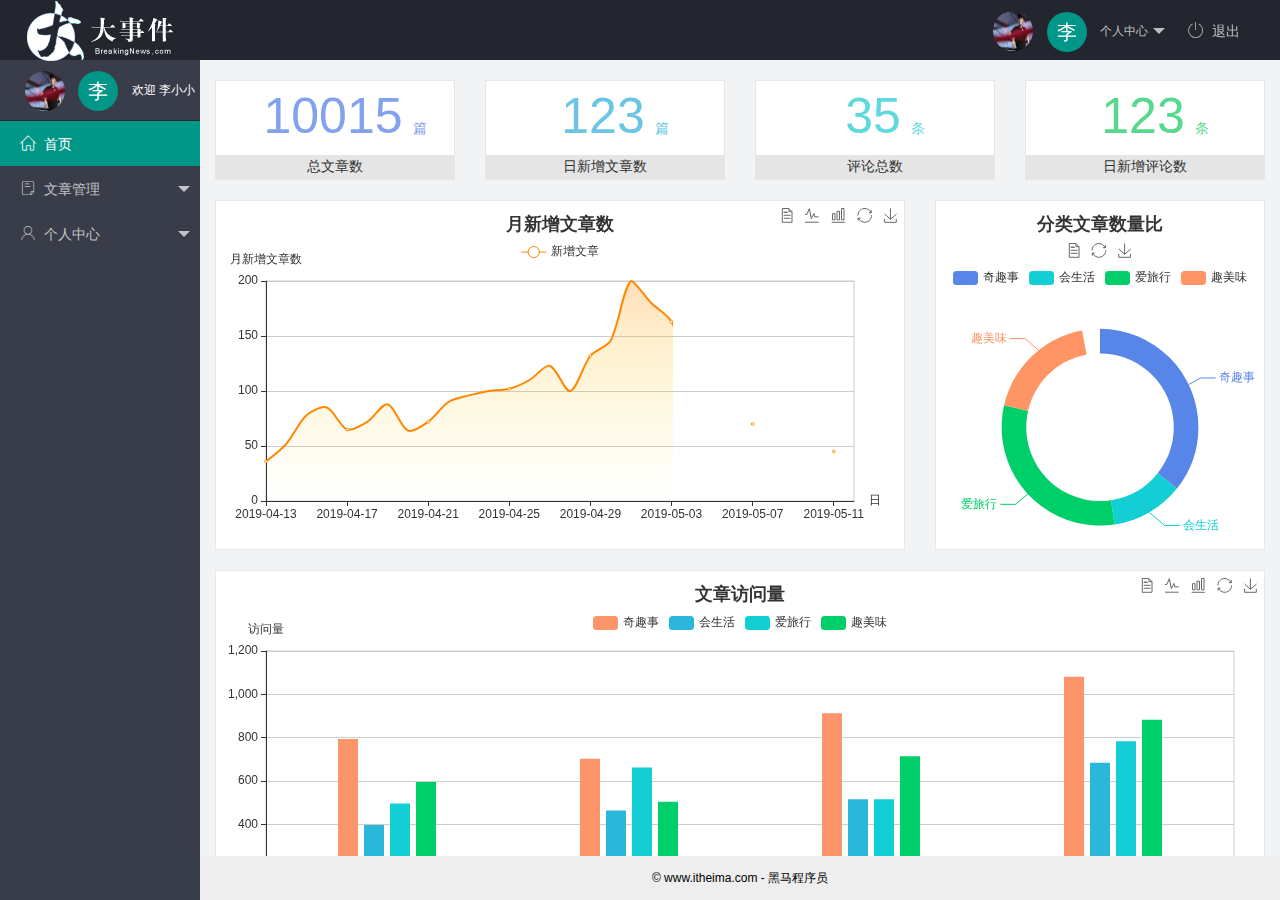
<file: index.html>
<!DOCTYPE html>
<html lang="en">

<head>
    <meta charset="UTF-8">
    <meta name="viewport" content="width=device-width, initial-scale=1.0">
    <title>后台主页</title>
    <link rel="stylesheet" href="./assets/lib/layui/css/layui.css">
    <link rel="stylesheet" href="./assets/fonts/iconfont.css">
    <link rel="stylesheet" href="./assets/css/index.css">
</head>

<body class="layui-layout-body">
    <div class="layui-layout layui-layout-admin">
        <div class="layui-header">
            <div class="layui-logo">
                <img src="./assets/images/logo.png" alt="" />
            </div>
            <!-- 头部区域（可配合layui已有的水平导航） -->
            <ul class="layui-nav layui-layout-right">
                <li class="layui-nav-item">
                    <a href="javascript:;" class="userinfo">
                        <img src="./assets/images/zyx.jpg" class="layui-nav-img" />
                        <span class="text-avatar">李</span>
                        个人中心
                    </a>
                    <dl class="layui-nav-child">
                        <dd><a href="">基本资料</a></dd>
                        <dd><a href="">更换头像</a></dd>
                        <dd><a href="">重置密码</a></dd>
                    </dl>
                </li>
                <li class="layui-nav-item">
                    <a href=""><span class="iconfont icon-tuichu"></span>退出</a>
                </li>
            </ul>
        </div>

        <div class="layui-side layui-bg-black">
            <div class="layui-side-scroll">
                <div class="userinfo">
                    <img src="./assets/images/zyx.jpg" class="layui-nav-img" />
                    <span class="text-avatar">李</span>
                    <span id="welcome">欢迎 李小小</span>
                </div>
                <!-- 左侧导航区域（可配合layui已有的垂直导航） -->
                <ul class="layui-nav layui-nav-tree" lay-shrink="all">
                    <li class="layui-nav-item layui-this">
                        <a href="/home/dashboard.html" target="fm"><span class="iconfont icon-home"></span>首页</a>
                    </li>
                    <li class="layui-nav-item">
                        <a class="" href="javascript:;"><span class="iconfont icon-16"></span>文章管理</a>
                        <dl class="layui-nav-child">
                            <dd>
                                <a href="javascript:;"><i class="layui-icon layui-icon-app"></i>文章类别</a>
                            </dd>
                            <dd>
                                <a href="javascript:;"><i class="layui-icon layui-icon-app"></i>文章列表</a>
                            </dd>
                            <dd>
                                <a href="javascript:;"><i class="layui-icon layui-icon-app"></i>发布文章</a>
                            </dd>
                        </dl>
                    </li>
                    <li class="layui-nav-item">
                        <a href="javascript:;"><span class="iconfont icon-user"></span>个人中心</a>
                        <dl class="layui-nav-child">
                            <dd>
                                <a href="./user/uesr_info.html" target="fm"><i
                                        class="layui-icon layui-icon-app"></i>基本资料</a>
                            </dd>
                            <dd>
                                <a href="./user/user_avatar.html" target="fm"><i
                                        class="layui-icon layui-icon-app"></i>更换头像</a>
                            </dd>
                            <dd>
                                <a href="./user/user_pwd.html" target="fm"><i
                                        class="layui-icon layui-icon-app"></i>重置密码</a>
                            </dd>
                        </dl>
                    </li>
                </ul>
            </div>
        </div>

        <div class="layui-body">
            <!-- 内容主体区域 -->
            <iframe name="fm" src="/home/dashboard.html" frameborder="0">
            </iframe>
        </div>

        <div class="layui-footer">
            <!-- 底部固定区域 -->
            © www.itheima.com - 黑马程序员
        </div>
    </div>


    <!-- 导入layui的js文件 -->
    <script src='./assets/lib/layui/layui.all.js'></script>
    <!-- 导入jQuery -->
    <script src='./assets/lib/jquery.js'></script>
    <!-- 导入自己封装的baseAPI.js -->
    <script src="./assets/js/baseAPI.js"></script>
    <!-- 导入自己的js文件 -->
    <script src='./assets/js/index.js'></script>
</body>

</html>
</file>
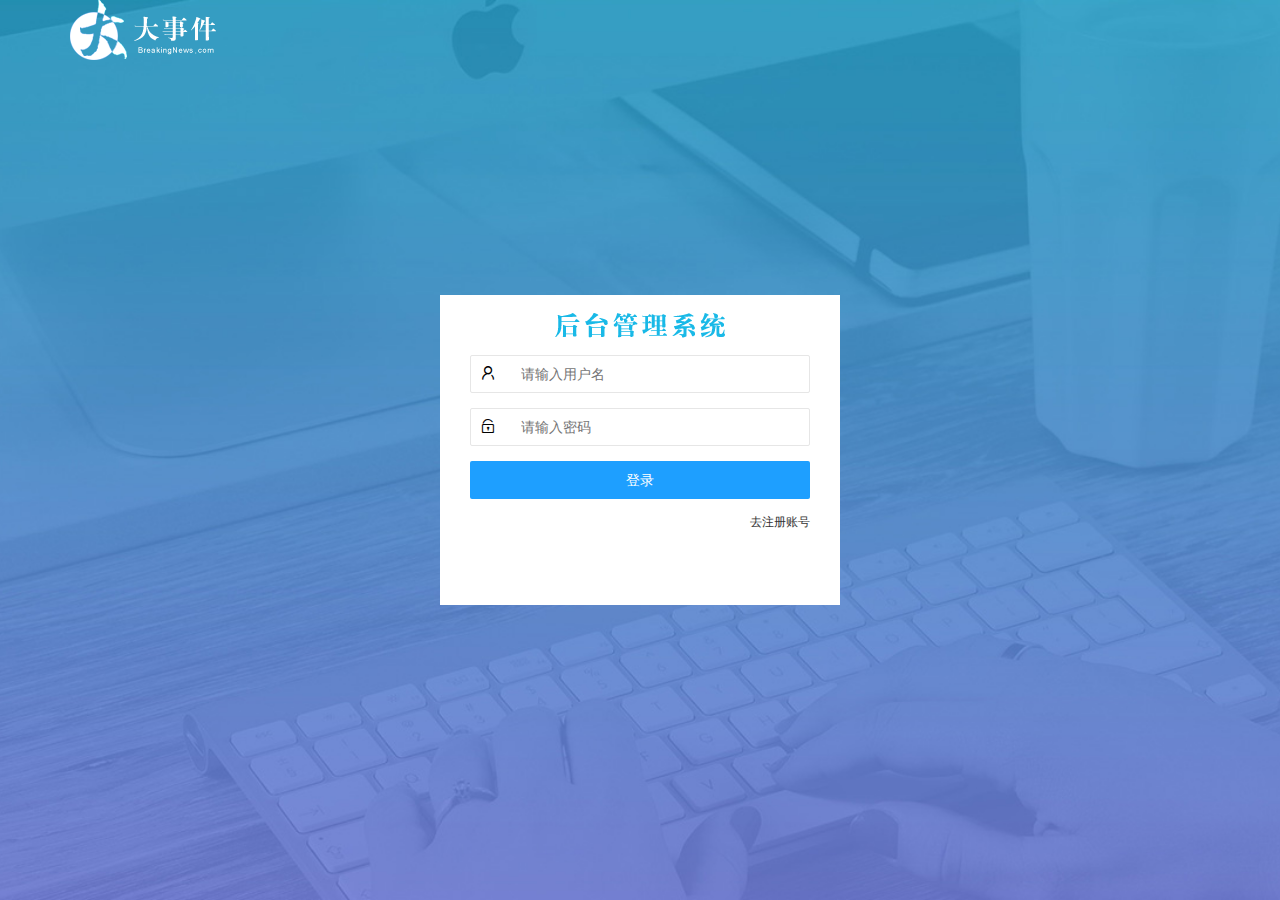
<file: login.html>
<!DOCTYPE html>
<html lang="en">

<head>
    <meta charset="UTF-8">
    <meta name="viewport" content="width=device-width, initial-scale=1.0">
    <title>大事件项目</title>
    <link rel="stylesheet" href="./assets/lib/layui/css/layui.css">
    <link rel="stylesheet" href="./assets/css/login.css">
</head>

<body>
    <!-- 头部logo区域 -->
    <div class="layui-main">
        <img src="./assets/images/logo.png" alt="">
    </div>

    <!-- 登录注册区域 -->
    <div class="loginAndRegBOx">
        <div class="title-box"></div>
        <!-- 登录的div -->
        <div class="login-box">

            <!-- 注册的表单 -->
            <form class="layui-form" id="form_login">
                <!-- 用户名 -->
                <div class="layui-form-item">
                    <i class="layui-icon layui-icon-username"></i>
                    <input type="text" name="username" required lay-verify="required" placeholder="请输入用户名"
                        autocomplete="off" class="layui-input" />
                </div>
                <!-- 密码 -->
                <div class="layui-form-item">
                    <i class="layui-icon layui-icon-password"></i>
                    <input type="password" name="password" required lay-verify="required|pwd" placeholder="请输入密码"
                        autocomplete="off" class="layui-input" />
                </div>

                <!-- 注册按钮 -->
                <div class="layui-form-item">
                    <!-- 注意：表单提交按钮和普通按钮的区别，就是 lay-submit 属性 -->
                    <button class="layui-btn layui-btn-fluid layui-btn-normal" lay-submit>登录</button>
                </div>
                <div class="layui-form-item links">
                    <a href="javascript:;" id="link_reg">去注册账号</a>
                </div>
            </form>

        </div>


        <!-- 注册的div -->
        <div class="reg-box">
            <!-- 注册的表单 -->
            <form class="layui-form" id="form_reg">
                <!-- 用户名 -->
                <div class="layui-form-item">
                    <i class="layui-icon layui-icon-username"></i>
                    <input type="text" name="username" required lay-verify="required" placeholder="请输入用户名"
                        autocomplete="off" class="layui-input" />
                </div>
                <!-- 密码 -->
                <div class="layui-form-item">
                    <i class="layui-icon layui-icon-password"></i>
                    <input type="password" name="password" required lay-verify="required|pwd" placeholder="请输入密码"
                        autocomplete="off" class="layui-input" />
                </div>
                <!-- 密码确认框 -->
                <div class="layui-form-item">
                    <i class="layui-icon layui-icon-password"></i>
                    <input type="password" name="repassword" required lay-verify="required|pwd|repwd"
                        placeholder="再次确认密码" autocomplete="off" class="layui-input" />
                </div>
                <!-- 注册按钮 -->
                <div class="layui-form-item">
                    <!-- 注意：表单提交按钮和普通按钮的区别，就是 lay-submit 属性 -->
                    <button class="layui-btn layui-btn-fluid layui-btn-normal" lay-submit>注册</button>
                </div>
                <div class="layui-form-item links">
                    <a href="javascript:;" id="link_login">去登录</a>
                </div>
            </form>
        </div>
    </div>

    <script src="./assets/lib/layui/layui.all.js"></script>
    <script src="./assets/lib/jquery.js"></script>
    <scripts src="./assets/js/baseAPI.js">
        </script>
        <script src="./assets/js/login.js"></script>
</body>

</html>
</file>
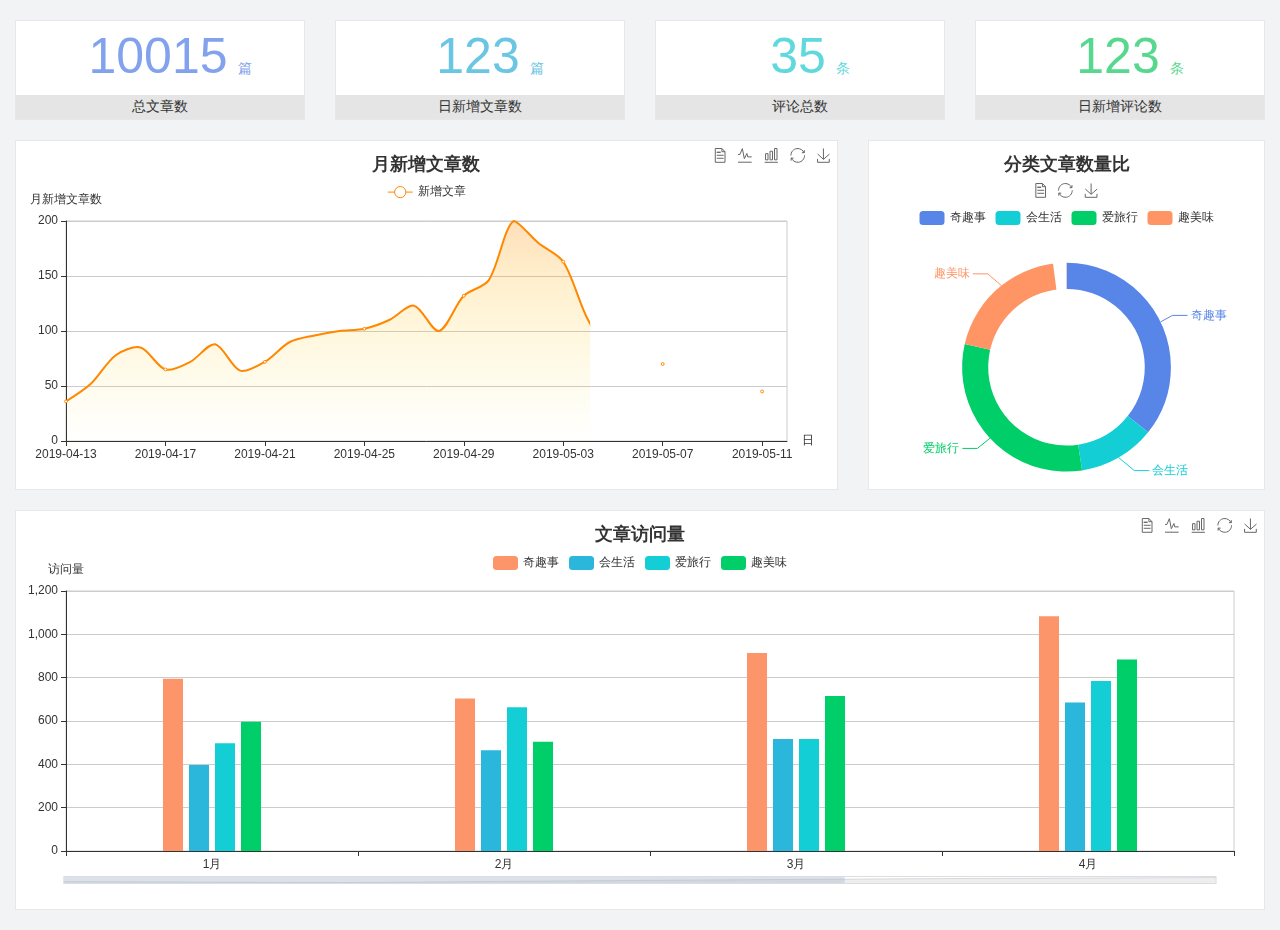
<file: home/dashboard.html>
<!DOCTYPE html>
<html lang="en">

<head>
  <meta charset="UTF-8">
  <meta name="viewport" content="width=device-width, initial-scale=1.0">
  <meta http-equiv="X-UA-Compatible" content="ie=edge">
  <title>图表统计</title>
  <link rel="stylesheet" href="../../assets/lib/bootstrap.css" />
  <link rel="stylesheet" href="../../assets/lib/main.css" />
  <script src="../../assets/lib/jquery.js"></script>
  <script type="text/javascript" src="../../assets/lib/echarts.min.js"></script>
</head>

<body>
  <div class="container-fluid">
    <div class="row spannel_list">
      <div class="col-sm-3 col-xs-6">
        <div class="spannel">
          <em>10015</em><span>篇</span>
          <b>总文章数</b>
        </div>
      </div>
      <div class="col-sm-3 col-xs-6">
        <div class="spannel scolor01">
          <em>123</em><span>篇</span>
          <b>日新增文章数</b>
        </div>
      </div>
      <div class="col-sm-3 col-xs-6">
        <div class="spannel scolor02">
          <em>35</em><span>条</span>
          <b>评论总数</b>
        </div>
      </div>
      <div class="col-sm-3 col-xs-6">
        <div class="spannel scolor03">
          <em>123</em><span>条</span>
          <b>日新增评论数</b>
        </div>
      </div>
    </div>
  </div>

  <div class="container-fluid">
    <div class="row curve-pie">
      <div class="col-lg-8 col-md-8">
        <div class="gragh_pannel" id="curve_show"></div>
      </div>
      <div class="col-lg-4 col-md-4">
        <div class="gragh_pannel" id="pie_show"></div>
      </div>
    </div>
  </div>

  <div class="container-fluid">
    <div class="column_pannel" id="column_show"></div>
  </div>

  <script>
    var oChart = echarts.init(document.getElementById('curve_show'));
    var aList_all = [
      { 'count': 36, 'date': '2019-04-13' },
      { 'count': 52, 'date': '2019-04-14' },
      { 'count': 78, 'date': '2019-04-15' },
      { 'count': 85, 'date': '2019-04-16' },
      { 'count': 65, 'date': '2019-04-17' },
      { 'count': 72, 'date': '2019-04-18' },
      { 'count': 88, 'date': '2019-04-19' },
      { 'count': 64, 'date': '2019-04-20' },
      { 'count': 72, 'date': '2019-04-21' },
      { 'count': 90, 'date': '2019-04-22' },
      { 'count': 96, 'date': '2019-04-23' },
      { 'count': 100, 'date': '2019-04-24' },
      { 'count': 102, 'date': '2019-04-25' },
      { 'count': 110, 'date': '2019-04-26' },
      { 'count': 123, 'date': '2019-04-27' },
      { 'count': 100, 'date': '2019-04-28' },
      { 'count': 132, 'date': '2019-04-29' },
      { 'count': 146, 'date': '2019-04-30' },
      { 'count': 200, 'date': '2019-05-01' },
      { 'count': 180, 'date': '2019-05-02' },
      { 'count': 163, 'date': '2019-05-03' },
      { 'count': 110, 'date': '2019-05-04' },
      { 'count': 80, 'date': '2019-05-05' },
      { 'count': 82, 'date': '2019-05-06' },
      { 'count': 70, 'date': '2019-05-07' },
      { 'count': 65, 'date': '2019-05-08' },
      { 'count': 54, 'date': '2019-05-09' },
      { 'count': 40, 'date': '2019-05-10' },
      { 'count': 45, 'date': '2019-05-11' },
      { 'count': 38, 'date': '2019-05-12' },
    ];

    let aCount = [];
    let aDate = [];

    for (var i = 0; i < aList_all.length; i++) {
      aCount.push(aList_all[i].count);
      aDate.push(aList_all[i].date);
    }

    var chartopt = {
      title: {
        text: '月新增文章数',
        left: 'center',
        top: '10'
      },
      tooltip: {
        trigger: 'axis'
      },
      legend: {
        data: ['新增文章'],
        top: '40'
      },
      toolbox: {
        show: true,
        feature: {
          mark: { show: true },
          dataView: { show: true, readOnly: false },
          magicType: { show: true, type: ['line', 'bar'] },
          restore: { show: true },
          saveAsImage: { show: true }
        }
      },
      calculable: true,
      xAxis: [
        {
          name: '日',
          type: 'category',
          boundaryGap: false,
          data: aDate
        }
      ],
      yAxis: [
        {
          name: '月新增文章数',
          type: 'value'
        }
      ],
      series: [
        {
          name: '新增文章',
          type: 'line',
          smooth: true,
          itemStyle: { normal: { areaStyle: { type: 'default' }, color: '#f80' }, lineStyle: { color: '#f80' } },
          data: aCount
        }],
      areaStyle: {
        normal: {
          color: new echarts.graphic.LinearGradient(0, 0, 0, 1, [{
            offset: 0,
            color: 'rgba(255,136,0,0.39)'
          }, {
            offset: .34,
            color: 'rgba(255,180,0,0.25)'
          }, {
            offset: 1,
            color: 'rgba(255,222,0,0.00)'
          }])

        }
      },
      grid: {
        show: true,
        x: 50,
        x2: 50,
        y: 80,
        height: 220
      }
    };

    oChart.setOption(chartopt);


    var oPie = echarts.init(document.getElementById('pie_show'));
    var oPieopt =
    {
      title: {
        top: 10,
        text: '分类文章数量比',
        x: 'center'
      },
      tooltip: {
        trigger: 'item',
        formatter: "{a} <br/>{b} : {c} ({d}%)"
      },
      color: ['#5885e8', '#13cfd5', '#00ce68', '#ff9565'],
      legend: {
        x: 'center',
        top: 65,
        data: ['奇趣事', '会生活', '爱旅行', '趣美味']
      },
      toolbox: {
        show: true,
        x: 'center',
        top: 35,
        feature: {
          mark: { show: true },
          dataView: { show: true, readOnly: false },
          magicType: {
            show: true,
            type: ['pie', 'funnel'],
            option: {
              funnel: {
                x: '25%',
                width: '50%',
                funnelAlign: 'left',
                max: 1548
              }
            }
          },
          restore: { show: true },
          saveAsImage: { show: true }
        }
      },
      calculable: true,
      series: [
        {
          name: '访问来源',
          type: 'pie',
          radius: ['45%', '60%'],
          center: ['50%', '65%'],
          data: [
            { value: 300, name: '奇趣事' },
            { value: 100, name: '会生活' },
            { value: 260, name: '爱旅行' },
            { value: 180, name: '趣美味' }
          ]
        }
      ]
    };
    oPie.setOption(oPieopt);



    var oColumn = this.echarts.init(document.getElementById('column_show'));
    var oColumnopt =
    {
      title: {
        text: '文章访问量',
        left: 'center',
        top: '10'
      },
      tooltip: {
        trigger: 'axis'
      },
      legend: {
        data: ['奇趣事', '会生活', '爱旅行', '趣美味'],
        top: '40'
      },
      toolbox: {
        show: true,
        feature: {
          mark: { show: true },
          dataView: { show: true, readOnly: false },
          magicType: { show: true, type: ['line', 'bar'] },
          restore: { show: true },
          saveAsImage: { show: true }
        }
      },
      calculable: true,
      xAxis: [
        {
          type: 'category',
          data: ['1月', '2月', '3月', '4月', '5月']
        }
      ],
      yAxis: [
        {
          name: '访问量',
          type: 'value'
        }
      ],
      series: [
        {
          name: '奇趣事',
          type: 'bar',
          barWidth: 20,
          itemStyle: {
            normal: { areaStyle: { type: 'default' }, color: '#fd956a' }
          },
          data: [800, 708, 920, 1090, 1200]
        },
        {
          name: '会生活',
          type: 'bar',
          barWidth: 20,
          itemStyle: {
            normal: { areaStyle: { type: 'default' }, color: '#2bb6db' }
          },
          data: [400, 468, 520, 690, 800]
        },
        {
          name: '爱旅行',
          type: 'bar',
          barWidth: 20,
          itemStyle: {
            normal: { areaStyle: { type: 'default' }, color: '#13cfd5' }
          },
          data: [500, 668, 520, 790, 900]
        },
        {
          name: '趣美味',
          type: 'bar',
          barWidth: 20,
          itemStyle: {
            normal: { areaStyle: { type: 'default' }, color: '#00ce68' }
          },
          data: [600, 508, 720, 890, 1000]
        }
      ],
      grid: {
        show: true,
        x: 50,
        x2: 30,
        y: 80,
        height: 260
      },
      dataZoom: [//给x轴设置滚动条
        {
          start: 0,//默认为0
          end: 100 - 1000 / 31,//默认为100
          type: 'slider',
          show: true,
          xAxisIndex: [0],
          handleSize: 0,//滑动条的 左右2个滑动条的大小
          height: 8,//组件高度
          left: 45, //左边的距离
          right: 50,//右边的距离
          bottom: 26,//右边的距离
          handleColor: '#ddd',//h滑动图标的颜色
          handleStyle: {
            borderColor: "#cacaca",
            borderWidth: "1",
            shadowBlur: 2,
            background: "#ddd",
            shadowColor: "#ddd",
          }
        }]
    };
    oColumn.setOption(oColumnopt);
  </script>
</body>

</html>
</file>
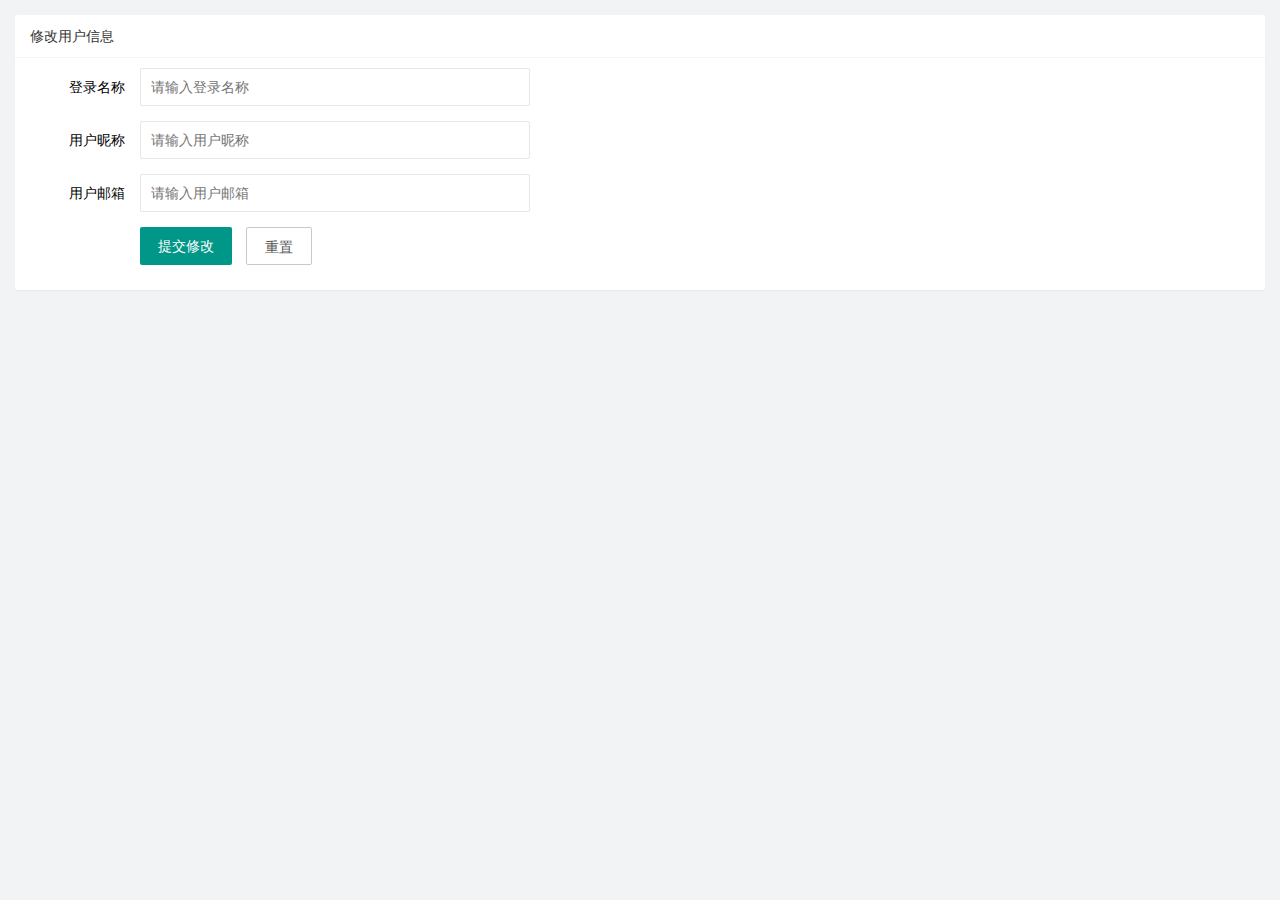
<file: user/uesr_info.html>
<!DOCTYPE html>
<html lang="en">

<head>
    <meta charset="UTF-8">
    <meta name="viewport" content="width=device-width, initial-scale=1.0">
    <title>Document</title>
    <link rel="stylesheet" href="/assets/lib/layui/css/layui.css">
    <link rel="stylesheet" href="/assets/css/user/user_info.css">
</head>

<body>
    <!-- 卡片区域 -->
    <div class="layui-card">
        <div class="layui-card-header">修改用户信息</div>
        <div class="layui-card-body">
            <!-- form 表单区域 -->
            <form class="layui-form" lay-filter="formUserInfo">
                <!-- 这是隐藏域 -->
                <input type="hidden" name="id" value="" />
                <div class="layui-form-item">
                    <label class="layui-form-label">登录名称</label>
                    <div class="layui-input-block">
                        <input type="text" name="username" required lay-verify="required" placeholder="请输入登录名称"
                            autocomplete="off" class="layui-input" />
                    </div>
                </div>
                <div class="layui-form-item">
                    <label class="layui-form-label">用户昵称</label>
                    <div class="layui-input-block">
                        <input type="text" name="nickname" required lay-verify="required|nickname" placeholder="请输入用户昵称"
                            autocomplete="off" class="layui-input" />
                    </div>
                </div>
                <div class="layui-form-item">
                    <label class="layui-form-label">用户邮箱</label>
                    <div class="layui-input-block">
                        <input type="text" name="email" required lay-verify="required|email" placeholder="请输入用户邮箱"
                            autocomplete="off" class="layui-input" />
                    </div>
                </div>
                <div class="layui-form-item">
                    <div class="layui-input-block">
                        <button class="layui-btn" lay-submit lay-filter="formDemo">提交修改</button>
                        <button type="reset" class="layui-btn layui-btn-primary" id="btnReset">重置</button>
                    </div>
                </div>
            </form>
        </div>
    </div>
    <!-- 导入 layui 的 js -->
    <script src="/assets/lib/layui/layui.all.js"></script>
    <!-- 导入 jquery -->
    <script src="/assets/lib/jquery.js"></script>
    <!-- 导入 baseAPI -->
    <script src="/assets/js/baseAPI.js"></script>
    <!-- 导入自己的 js -->
    <script src="/assets/js/user_info.js"></script>

</body>

</html>
</file>
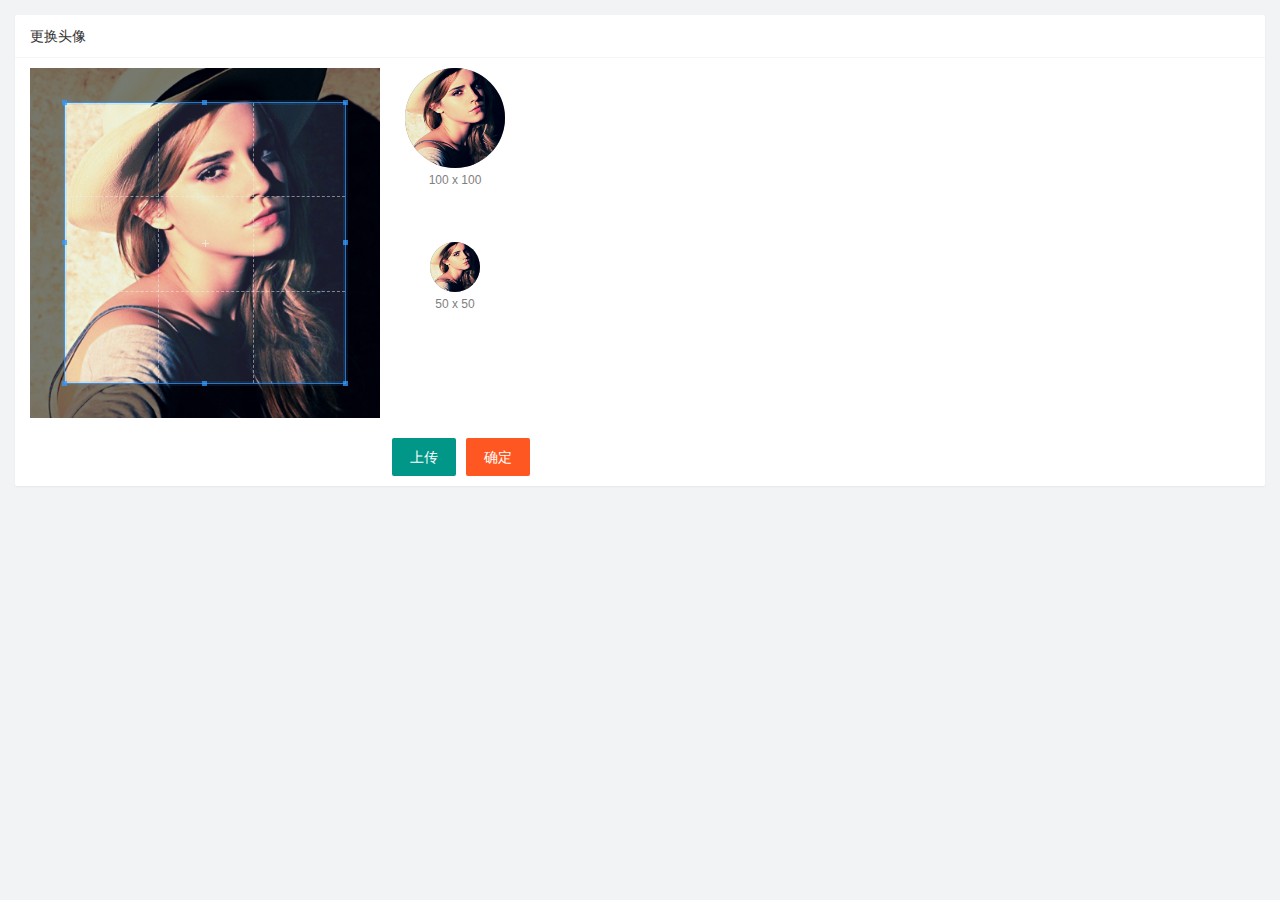
<file: user/user_avatar.html>
<!DOCTYPE html>
<html lang="en">

<head>
    <meta charset="UTF-8">
    <meta name="viewport" content="width=device-width, initial-scale=1.0">
    <title>Document</title>
    <link rel="stylesheet" href="/assets/lib/layui/css/layui.css">
    <link rel="stylesheet" href="/assets/lib/cropper/cropper.css">
    <link rel="stylesheet" href="/assets/css/user/user_avatar.css">
</head>

<body>
    <!-- 卡片区域 -->
    <div class="layui-card">
        <div class="layui-card-header">更换头像</div>
        <div class="layui-card-body">
            <!-- 第一行的图片裁剪和预览区域 -->
            <div class="row1">
                <!-- 图片裁剪区域 -->
                <div class="cropper-box">
                    <!-- 这个 img 标签很重要，将来会把它初始化为裁剪区域 -->
                    <img id="image" src="/assets/images/sample.jpg" />
                </div>
                <!-- 图片的预览区域 -->
                <div class="preview-box">
                    <div>
                        <!-- 宽高为 100px 的预览区域 -->
                        <div class="img-preview w100"></div>
                        <p class="size">100 x 100</p>
                    </div>
                    <div>
                        <!-- 宽高为 50px 的预览区域 -->
                        <div class="img-preview w50"></div>
                        <p class="size">50 x 50</p>
                    </div>
                </div>
            </div>

            <!-- 第二行的按钮区域 -->
            <div class="row2">
                <!-- 通过 accept 属性，可以指定，允许用户选择什么类型的文件 -->
                <input type="file" id="file" accept="image/png,image/jpeg" />
                <button type="button" class="layui-btn" id="btnChooseImage">上传</button>
                <button type="button" class="layui-btn layui-btn-danger" id="btnUpload">确定</button>
            </div>
        </div>
    </div>

    <script src="/assets/lib/layui/layui.all.js"></script>
    <script src="/assets/lib/jquery.js"></script>
    <script src="/assets/lib/cropper/Cropper.js"></script>
    <script src="/assets/lib/cropper/jquery-cropper.js"></script>
    <script src="/assets/js/baseAPI.js"></script>
    <script src="/assets/js/user_avatar.js"></script>

</body>

</html>
</file>
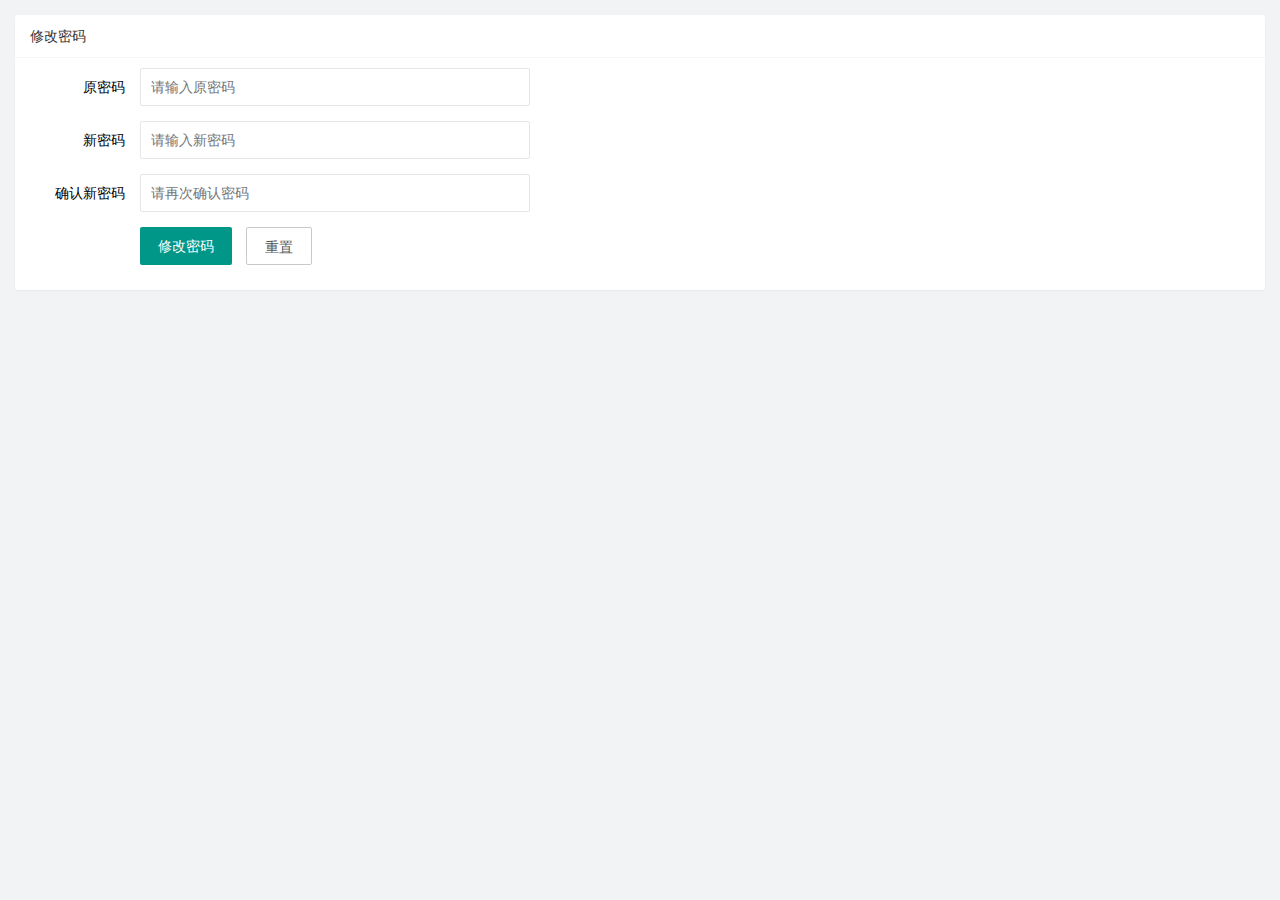
<file: user/user_pwd.html>
<!DOCTYPE html>
<html lang="en">

<head>
    <meta charset="UTF-8">
    <meta name="viewport" content="width=device-width, initial-scale=1.0">
    <title>Document</title>
    <link rel="stylesheet" href="/assets/lib/layui/css/layui.css">
    <link rel="stylesheet" href="/assets/css/user/user_pwd.css">
</head>

<body>

    <!-- 卡片区域 -->
    <div class="layui-card">
        <div class="layui-card-header">修改密码</div>
        <div class="layui-card-body">
            <form class="layui-form">
                <div class="layui-form-item">
                    <label class="layui-form-label">原密码</label>
                    <div class="layui-input-block">
                        <input type="password" name="oldPwd" required lay-verify="required|pwd" placeholder="请输入原密码"
                            autocomplete="off" class="layui-input" />
                    </div>
                </div>
                <div class="layui-form-item">
                    <label class="layui-form-label">新密码</label>
                    <div class="layui-input-block">
                        <input type="password" name="newPwd" required lay-verify="required|pwd|samePwd"
                            placeholder="请输入新密码" autocomplete="off" class="layui-input" />
                    </div>
                </div>
                <div class="layui-form-item">
                    <label class="layui-form-label">确认新密码</label>
                    <div class="layui-input-block">
                        <input type="password" name="rePwd" required lay-verify="required|pwd|rePwd"
                            placeholder="请再次确认密码" autocomplete="off" class="layui-input" />
                    </div>
                </div>
                <div class="layui-form-item">
                    <div class="layui-input-block">
                        <button class="layui-btn" lay-submit lay-filter="formDemo">修改密码</button>
                        <button type="reset" class="layui-btn layui-btn-primary">重置</button>
                    </div>
                </div>
            </form>
        </div>
    </div>
    <script src="/assets/lib/layui/layui.all.js"></script>
    <script src="/assets/lib/jquery.js"></script>
    <script src="/assets/js/baseAPI.js"></script>
    <script src="/assets/js/user_pwd.js"></script>


</body>

</html>
</file>
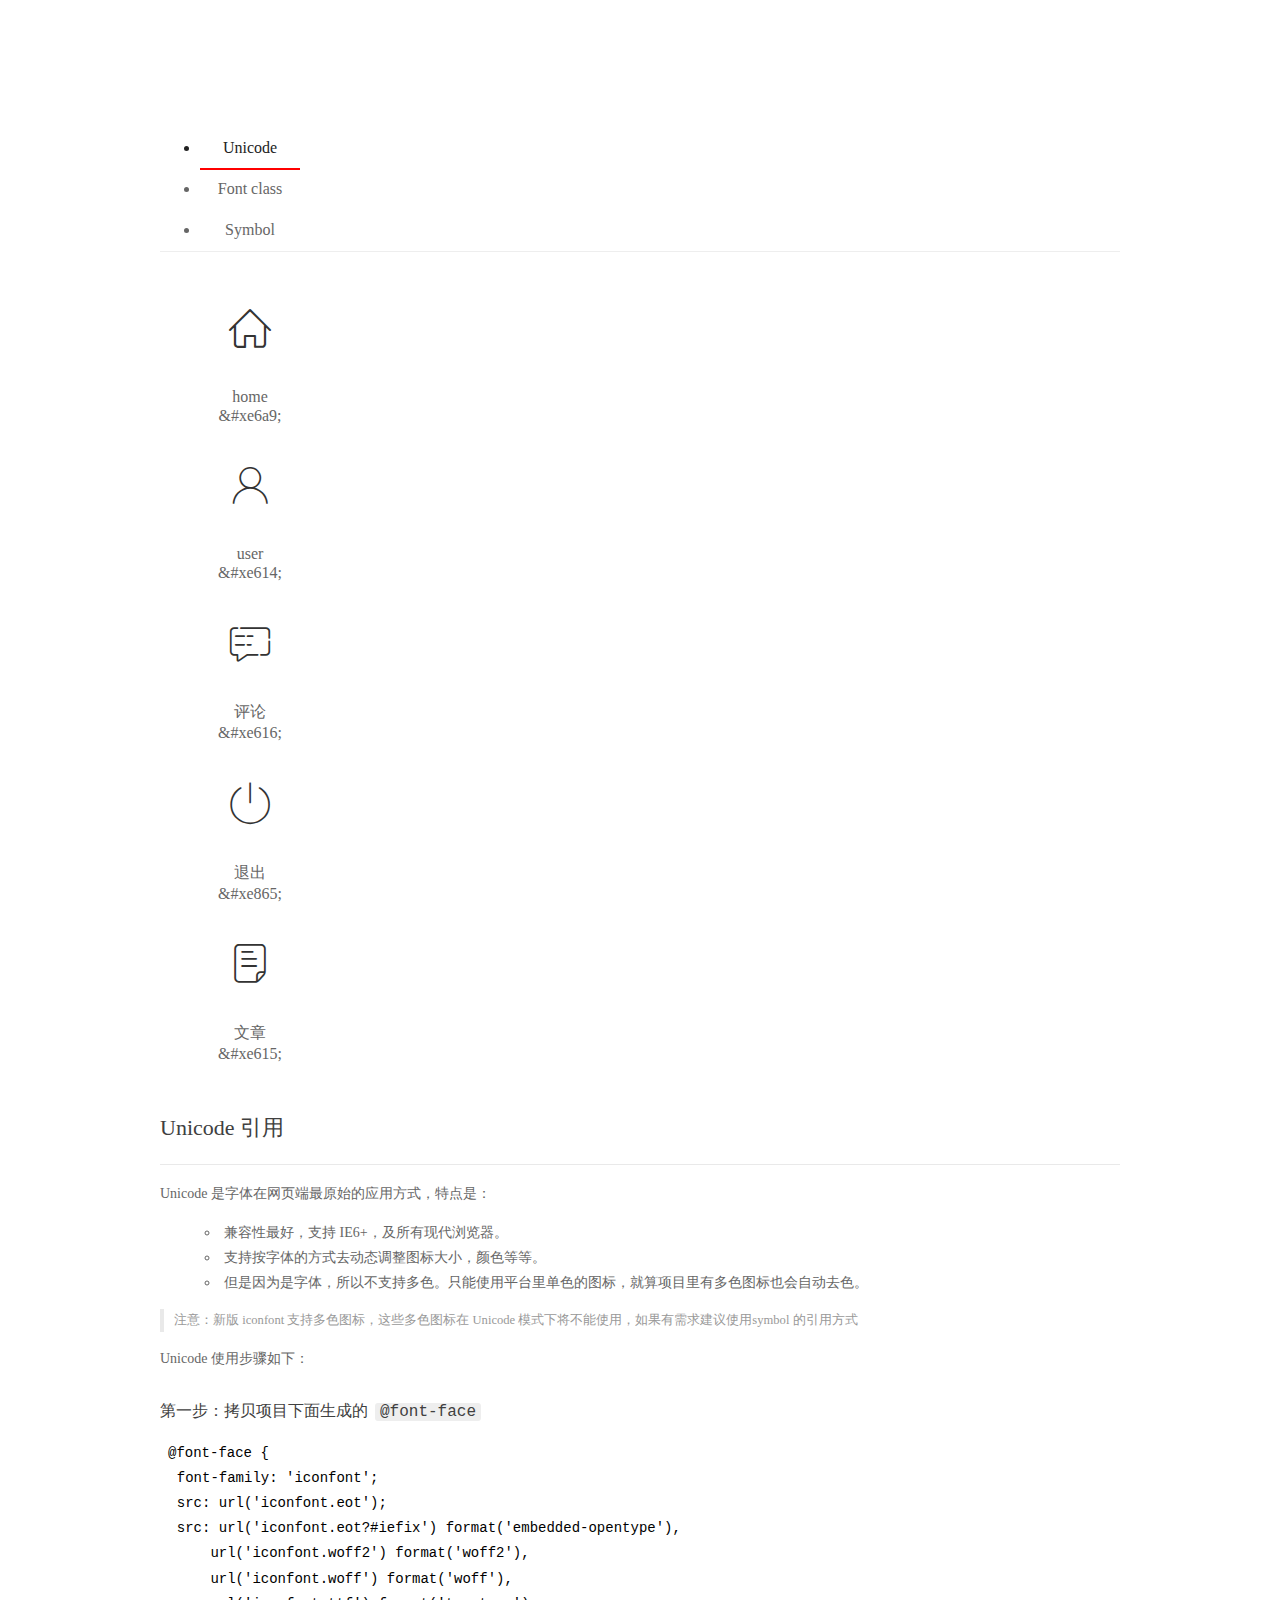
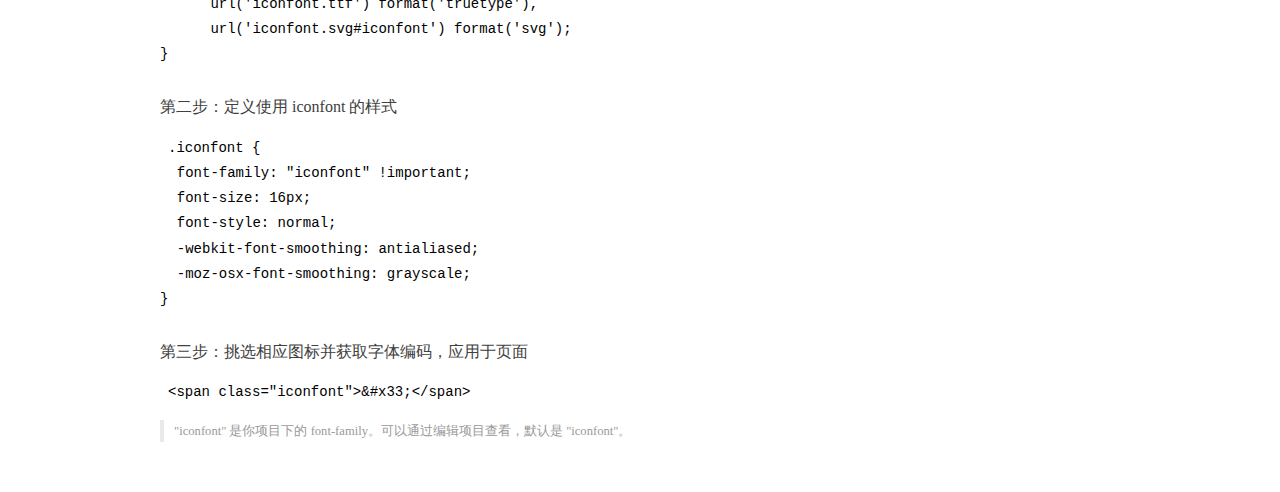
<file: assets/fonts/demo_index.html>
<!DOCTYPE html>
<html>
<head>
  <meta charset="utf-8"/>
  <title>IconFont Demo</title>
  <link rel="shortcut icon" href="https://gtms04.alicdn.com/tps/i4/TB1_oz6GVXXXXaFXpXXJDFnIXXX-64-64.ico" type="image/x-icon"/>
  <link rel="stylesheet" href="https://g.alicdn.com/thx/cube/1.3.2/cube.min.css">
  <link rel="stylesheet" href="demo.css">
  <link rel="stylesheet" href="iconfont.css">
  <script src="iconfont.js"></script>
  <!-- jQuery -->
  <script src="https://a1.alicdn.com/oss/uploads/2018/12/26/7bfddb60-08e8-11e9-9b04-53e73bb6408b.js"></script>
  <!-- 代码高亮 -->
  <script src="https://a1.alicdn.com/oss/uploads/2018/12/26/a3f714d0-08e6-11e9-8a15-ebf944d7534c.js"></script>
</head>
<body>
  <div class="main">
    <h1 class="logo"><a href="https://www.iconfont.cn/" title="iconfont 首页" target="_blank">&#xe86b;</a></h1>
    <div class="nav-tabs">
      <ul id="tabs" class="dib-box">
        <li class="dib active"><span>Unicode</span></li>
        <li class="dib"><span>Font class</span></li>
        <li class="dib"><span>Symbol</span></li>
      </ul>
      
    </div>
    <div class="tab-container">
      <div class="content unicode" style="display: block;">
          <ul class="icon_lists dib-box">
          
            <li class="dib">
              <span class="icon iconfont">&#xe6a9;</span>
                <div class="name">home</div>
                <div class="code-name">&amp;#xe6a9;</div>
              </li>
          
            <li class="dib">
              <span class="icon iconfont">&#xe614;</span>
                <div class="name">user</div>
                <div class="code-name">&amp;#xe614;</div>
              </li>
          
            <li class="dib">
              <span class="icon iconfont">&#xe616;</span>
                <div class="name">评论</div>
                <div class="code-name">&amp;#xe616;</div>
              </li>
          
            <li class="dib">
              <span class="icon iconfont">&#xe865;</span>
                <div class="name">退出</div>
                <div class="code-name">&amp;#xe865;</div>
              </li>
          
            <li class="dib">
              <span class="icon iconfont">&#xe615;</span>
                <div class="name">文章</div>
                <div class="code-name">&amp;#xe615;</div>
              </li>
          
          </ul>
          <div class="article markdown">
          <h2 id="unicode-">Unicode 引用</h2>
          <hr>

          <p>Unicode 是字体在网页端最原始的应用方式，特点是：</p>
          <ul>
            <li>兼容性最好，支持 IE6+，及所有现代浏览器。</li>
            <li>支持按字体的方式去动态调整图标大小，颜色等等。</li>
            <li>但是因为是字体，所以不支持多色。只能使用平台里单色的图标，就算项目里有多色图标也会自动去色。</li>
          </ul>
          <blockquote>
            <p>注意：新版 iconfont 支持多色图标，这些多色图标在 Unicode 模式下将不能使用，如果有需求建议使用symbol 的引用方式</p>
          </blockquote>
          <p>Unicode 使用步骤如下：</p>
          <h3 id="-font-face">第一步：拷贝项目下面生成的 <code>@font-face</code></h3>
<pre><code class="language-css"
>@font-face {
  font-family: 'iconfont';
  src: url('iconfont.eot');
  src: url('iconfont.eot?#iefix') format('embedded-opentype'),
      url('iconfont.woff2') format('woff2'),
      url('iconfont.woff') format('woff'),
      url('iconfont.ttf') format('truetype'),
      url('iconfont.svg#iconfont') format('svg');
}
</code></pre>
          <h3 id="-iconfont-">第二步：定义使用 iconfont 的样式</h3>
<pre><code class="language-css"
>.iconfont {
  font-family: "iconfont" !important;
  font-size: 16px;
  font-style: normal;
  -webkit-font-smoothing: antialiased;
  -moz-osx-font-smoothing: grayscale;
}
</code></pre>
          <h3 id="-">第三步：挑选相应图标并获取字体编码，应用于页面</h3>
<pre>
<code class="language-html"
>&lt;span class="iconfont"&gt;&amp;#x33;&lt;/span&gt;
</code></pre>
          <blockquote>
            <p>"iconfont" 是你项目下的 font-family。可以通过编辑项目查看，默认是 "iconfont"。</p>
          </blockquote>
          </div>
      </div>
      <div class="content font-class">
        <ul class="icon_lists dib-box">
          
          <li class="dib">
            <span class="icon iconfont icon-home"></span>
            <div class="name">
              home
            </div>
            <div class="code-name">.icon-home
            </div>
          </li>
          
          <li class="dib">
            <span class="icon iconfont icon-user"></span>
            <div class="name">
              user
            </div>
            <div class="code-name">.icon-user
            </div>
          </li>
          
          <li class="dib">
            <span class="icon iconfont icon-pinglun"></span>
            <div class="name">
              评论
            </div>
            <div class="code-name">.icon-pinglun
            </div>
          </li>
          
          <li class="dib">
            <span class="icon iconfont icon-tuichu"></span>
            <div class="name">
              退出
            </div>
            <div class="code-name">.icon-tuichu
            </div>
          </li>
          
          <li class="dib">
            <span class="icon iconfont icon-16"></span>
            <div class="name">
              文章
            </div>
            <div class="code-name">.icon-16
            </div>
          </li>
          
        </ul>
        <div class="article markdown">
        <h2 id="font-class-">font-class 引用</h2>
        <hr>

        <p>font-class 是 Unicode 使用方式的一种变种，主要是解决 Unicode 书写不直观，语意不明确的问题。</p>
        <p>与 Unicode 使用方式相比，具有如下特点：</p>
        <ul>
          <li>兼容性良好，支持 IE8+，及所有现代浏览器。</li>
          <li>相比于 Unicode 语意明确，书写更直观。可以很容易分辨这个 icon 是什么。</li>
          <li>因为使用 class 来定义图标，所以当要替换图标时，只需要修改 class 里面的 Unicode 引用。</li>
          <li>不过因为本质上还是使用的字体，所以多色图标还是不支持的。</li>
        </ul>
        <p>使用步骤如下：</p>
        <h3 id="-fontclass-">第一步：引入项目下面生成的 fontclass 代码：</h3>
<pre><code class="language-html">&lt;link rel="stylesheet" href="./iconfont.css"&gt;
</code></pre>
        <h3 id="-">第二步：挑选相应图标并获取类名，应用于页面：</h3>
<pre><code class="language-html">&lt;span class="iconfont icon-xxx"&gt;&lt;/span&gt;
</code></pre>
        <blockquote>
          <p>"
            iconfont" 是你项目下的 font-family。可以通过编辑项目查看，默认是 "iconfont"。</p>
        </blockquote>
      </div>
      </div>
      <div class="content symbol">
          <ul class="icon_lists dib-box">
          
            <li class="dib">
                <svg class="icon svg-icon" aria-hidden="true">
                  <use xlink:href="#icon-home"></use>
                </svg>
                <div class="name">home</div>
                <div class="code-name">#icon-home</div>
            </li>
          
            <li class="dib">
                <svg class="icon svg-icon" aria-hidden="true">
                  <use xlink:href="#icon-user"></use>
                </svg>
                <div class="name">user</div>
                <div class="code-name">#icon-user</div>
            </li>
          
            <li class="dib">
                <svg class="icon svg-icon" aria-hidden="true">
                  <use xlink:href="#icon-pinglun"></use>
                </svg>
                <div class="name">评论</div>
                <div class="code-name">#icon-pinglun</div>
            </li>
          
            <li class="dib">
                <svg class="icon svg-icon" aria-hidden="true">
                  <use xlink:href="#icon-tuichu"></use>
                </svg>
                <div class="name">退出</div>
                <div class="code-name">#icon-tuichu</div>
            </li>
          
            <li class="dib">
                <svg class="icon svg-icon" aria-hidden="true">
                  <use xlink:href="#icon-16"></use>
                </svg>
                <div class="name">文章</div>
                <div class="code-name">#icon-16</div>
            </li>
          
          </ul>
          <div class="article markdown">
          <h2 id="symbol-">Symbol 引用</h2>
          <hr>

          <p>这是一种全新的使用方式，应该说这才是未来的主流，也是平台目前推荐的用法。相关介绍可以参考这篇<a href="">文章</a>
            这种用法其实是做了一个 SVG 的集合，与另外两种相比具有如下特点：</p>
          <ul>
            <li>支持多色图标了，不再受单色限制。</li>
            <li>通过一些技巧，支持像字体那样，通过 <code>font-size</code>, <code>color</code> 来调整样式。</li>
            <li>兼容性较差，支持 IE9+，及现代浏览器。</li>
            <li>浏览器渲染 SVG 的性能一般，还不如 png。</li>
          </ul>
          <p>使用步骤如下：</p>
          <h3 id="-symbol-">第一步：引入项目下面生成的 symbol 代码：</h3>
<pre><code class="language-html">&lt;script src="./iconfont.js"&gt;&lt;/script&gt;
</code></pre>
          <h3 id="-css-">第二步：加入通用 CSS 代码（引入一次就行）：</h3>
<pre><code class="language-html">&lt;style&gt;
.icon {
  width: 1em;
  height: 1em;
  vertical-align: -0.15em;
  fill: currentColor;
  overflow: hidden;
}
&lt;/style&gt;
</code></pre>
          <h3 id="-">第三步：挑选相应图标并获取类名，应用于页面：</h3>
<pre><code class="language-html">&lt;svg class="icon" aria-hidden="true"&gt;
  &lt;use xlink:href="#icon-xxx"&gt;&lt;/use&gt;
&lt;/svg&gt;
</code></pre>
          </div>
      </div>

    </div>
  </div>
  <script>
  $(document).ready(function () {
      $('.tab-container .content:first').show()

      $('#tabs li').click(function (e) {
        var tabContent = $('.tab-container .content')
        var index = $(this).index()

        if ($(this).hasClass('active')) {
          return
        } else {
          $('#tabs li').removeClass('active')
          $(this).addClass('active')

          tabContent.hide().eq(index).fadeIn()
        }
      })
    })
  </script>
</body>
</html>
</file>
<file: assets/lib/layui/css/layui.css>
/** layui-v2.5.5 MIT License By https://www.layui.com */
 .layui-inline,img{display:inline-block;vertical-align:middle}h1,h2,h3,h4,h5,h6{font-weight:400}.layui-edge,.layui-header,.layui-inline,.layui-main{position:relative}.layui-body,.layui-edge,.layui-elip{overflow:hidden}.layui-btn,.layui-edge,.layui-inline,img{vertical-align:middle}.layui-btn,.layui-disabled,.layui-icon,.layui-unselect{-moz-user-select:none;-webkit-user-select:none;-ms-user-select:none}.layui-elip,.layui-form-checkbox span,.layui-form-pane .layui-form-label{text-overflow:ellipsis;white-space:nowrap}.layui-breadcrumb,.layui-tree-btnGroup{visibility:hidden}blockquote,body,button,dd,div,dl,dt,form,h1,h2,h3,h4,h5,h6,input,li,ol,p,pre,td,textarea,th,ul{margin:0;padding:0;-webkit-tap-highlight-color:rgba(0,0,0,0)}a:active,a:hover{outline:0}img{border:none}li{list-style:none}table{border-collapse:collapse;border-spacing:0}h4,h5,h6{font-size:100%}button,input,optgroup,option,select,textarea{font-family:inherit;font-size:inherit;font-style:inherit;font-weight:inherit;outline:0}pre{white-space:pre-wrap;white-space:-moz-pre-wrap;white-space:-pre-wrap;white-space:-o-pre-wrap;word-wrap:break-word}body{line-height:24px;font:14px Helvetica Neue,Helvetica,PingFang SC,Tahoma,Arial,sans-serif}hr{height:1px;margin:10px 0;border:0;clear:both}a{color:#333;text-decoration:none}a:hover{color:#777}a cite{font-style:normal;*cursor:pointer}.layui-border-box,.layui-border-box *{box-sizing:border-box}.layui-box,.layui-box *{box-sizing:content-box}.layui-clear{clear:both;*zoom:1}.layui-clear:after{content:'\20';clear:both;*zoom:1;display:block;height:0}.layui-inline{*display:inline;*zoom:1}.layui-edge{display:inline-block;width:0;height:0;border-width:6px;border-style:dashed;border-color:transparent}.layui-edge-top{top:-4px;border-bottom-color:#999;border-bottom-style:solid}.layui-edge-right{border-left-color:#999;border-left-style:solid}.layui-edge-bottom{top:2px;border-top-color:#999;border-top-style:solid}.layui-edge-left{border-right-color:#999;border-right-style:solid}.layui-disabled,.layui-disabled:hover{color:#d2d2d2!important;cursor:not-allowed!important}.layui-circle{border-radius:100%}.layui-show{display:block!important}.layui-hide{display:none!important}@font-face{font-family:layui-icon;src:url(../font/iconfont.eot?v=250);src:url(../font/iconfont.eot?v=250#iefix) format('embedded-opentype'),url(../font/iconfont.woff2?v=250) format('woff2'),url(../font/iconfont.woff?v=250) format('woff'),url(../font/iconfont.ttf?v=250) format('truetype'),url(../font/iconfont.svg?v=250#layui-icon) format('svg')}.layui-icon{font-family:layui-icon!important;font-size:16px;font-style:normal;-webkit-font-smoothing:antialiased;-moz-osx-font-smoothing:grayscale}.layui-icon-reply-fill:before{content:"\e611"}.layui-icon-set-fill:before{content:"\e614"}.layui-icon-menu-fill:before{content:"\e60f"}.layui-icon-search:before{content:"\e615"}.layui-icon-share:before{content:"\e641"}.layui-icon-set-sm:before{content:"\e620"}.layui-icon-engine:before{content:"\e628"}.layui-icon-close:before{content:"\1006"}.layui-icon-close-fill:before{content:"\1007"}.layui-icon-chart-screen:before{content:"\e629"}.layui-icon-star:before{content:"\e600"}.layui-icon-circle-dot:before{content:"\e617"}.layui-icon-chat:before{content:"\e606"}.layui-icon-release:before{content:"\e609"}.layui-icon-list:before{content:"\e60a"}.layui-icon-chart:before{content:"\e62c"}.layui-icon-ok-circle:before{content:"\1005"}.layui-icon-layim-theme:before{content:"\e61b"}.layui-icon-table:before{content:"\e62d"}.layui-icon-right:before{content:"\e602"}.layui-icon-left:before{content:"\e603"}.layui-icon-cart-simple:before{content:"\e698"}.layui-icon-face-cry:before{content:"\e69c"}.layui-icon-face-smile:before{content:"\e6af"}.layui-icon-survey:before{content:"\e6b2"}.layui-icon-tree:before{content:"\e62e"}.layui-icon-upload-circle:before{content:"\e62f"}.layui-icon-add-circle:before{content:"\e61f"}.layui-icon-download-circle:before{content:"\e601"}.layui-icon-templeate-1:before{content:"\e630"}.layui-icon-util:before{content:"\e631"}.layui-icon-face-surprised:before{content:"\e664"}.layui-icon-edit:before{content:"\e642"}.layui-icon-speaker:before{content:"\e645"}.layui-icon-down:before{content:"\e61a"}.layui-icon-file:before{content:"\e621"}.layui-icon-layouts:before{content:"\e632"}.layui-icon-rate-half:before{content:"\e6c9"}.layui-icon-add-circle-fine:before{content:"\e608"}.layui-icon-prev-circle:before{content:"\e633"}.layui-icon-read:before{content:"\e705"}.layui-icon-404:before{content:"\e61c"}.layui-icon-carousel:before{content:"\e634"}.layui-icon-help:before{content:"\e607"}.layui-icon-code-circle:before{content:"\e635"}.layui-icon-water:before{content:"\e636"}.layui-icon-username:before{content:"\e66f"}.layui-icon-find-fill:before{content:"\e670"}.layui-icon-about:before{content:"\e60b"}.layui-icon-location:before{content:"\e715"}.layui-icon-up:before{content:"\e619"}.layui-icon-pause:before{content:"\e651"}.layui-icon-date:before{content:"\e637"}.layui-icon-layim-uploadfile:before{content:"\e61d"}.layui-icon-delete:before{content:"\e640"}.layui-icon-play:before{content:"\e652"}.layui-icon-top:before{content:"\e604"}.layui-icon-friends:before{content:"\e612"}.layui-icon-refresh-3:before{content:"\e9aa"}.layui-icon-ok:before{content:"\e605"}.layui-icon-layer:before{content:"\e638"}.layui-icon-face-smile-fine:before{content:"\e60c"}.layui-icon-dollar:before{content:"\e659"}.layui-icon-group:before{content:"\e613"}.layui-icon-layim-download:before{content:"\e61e"}.layui-icon-picture-fine:before{content:"\e60d"}.layui-icon-link:before{content:"\e64c"}.layui-icon-diamond:before{content:"\e735"}.layui-icon-log:before{content:"\e60e"}.layui-icon-rate-solid:before{content:"\e67a"}.layui-icon-fonts-del:before{content:"\e64f"}.layui-icon-unlink:before{content:"\e64d"}.layui-icon-fonts-clear:before{content:"\e639"}.layui-icon-triangle-r:before{content:"\e623"}.layui-icon-circle:before{content:"\e63f"}.layui-icon-radio:before{content:"\e643"}.layui-icon-align-center:before{content:"\e647"}.layui-icon-align-right:before{content:"\e648"}.layui-icon-align-left:before{content:"\e649"}.layui-icon-loading-1:before{content:"\e63e"}.layui-icon-return:before{content:"\e65c"}.layui-icon-fonts-strong:before{content:"\e62b"}.layui-icon-upload:before{content:"\e67c"}.layui-icon-dialogue:before{content:"\e63a"}.layui-icon-video:before{content:"\e6ed"}.layui-icon-headset:before{content:"\e6fc"}.layui-icon-cellphone-fine:before{content:"\e63b"}.layui-icon-add-1:before{content:"\e654"}.layui-icon-face-smile-b:before{content:"\e650"}.layui-icon-fonts-html:before{content:"\e64b"}.layui-icon-form:before{content:"\e63c"}.layui-icon-cart:before{content:"\e657"}.layui-icon-camera-fill:before{content:"\e65d"}.layui-icon-tabs:before{content:"\e62a"}.layui-icon-fonts-code:before{content:"\e64e"}.layui-icon-fire:before{content:"\e756"}.layui-icon-set:before{content:"\e716"}.layui-icon-fonts-u:before{content:"\e646"}.layui-icon-triangle-d:before{content:"\e625"}.layui-icon-tips:before{content:"\e702"}.layui-icon-picture:before{content:"\e64a"}.layui-icon-more-vertical:before{content:"\e671"}.layui-icon-flag:before{content:"\e66c"}.layui-icon-loading:before{content:"\e63d"}.layui-icon-fonts-i:before{content:"\e644"}.layui-icon-refresh-1:before{content:"\e666"}.layui-icon-rmb:before{content:"\e65e"}.layui-icon-home:before{content:"\e68e"}.layui-icon-user:before{content:"\e770"}.layui-icon-notice:before{content:"\e667"}.layui-icon-login-weibo:before{content:"\e675"}.layui-icon-voice:before{content:"\e688"}.layui-icon-upload-drag:before{content:"\e681"}.layui-icon-login-qq:before{content:"\e676"}.layui-icon-snowflake:before{content:"\e6b1"}.layui-icon-file-b:before{content:"\e655"}.layui-icon-template:before{content:"\e663"}.layui-icon-auz:before{content:"\e672"}.layui-icon-console:before{content:"\e665"}.layui-icon-app:before{content:"\e653"}.layui-icon-prev:before{content:"\e65a"}.layui-icon-website:before{content:"\e7ae"}.layui-icon-next:before{content:"\e65b"}.layui-icon-component:before{content:"\e857"}.layui-icon-more:before{content:"\e65f"}.layui-icon-login-wechat:before{content:"\e677"}.layui-icon-shrink-right:before{content:"\e668"}.layui-icon-spread-left:before{content:"\e66b"}.layui-icon-camera:before{content:"\e660"}.layui-icon-note:before{content:"\e66e"}.layui-icon-refresh:before{content:"\e669"}.layui-icon-female:before{content:"\e661"}.layui-icon-male:before{content:"\e662"}.layui-icon-password:before{content:"\e673"}.layui-icon-senior:before{content:"\e674"}.layui-icon-theme:before{content:"\e66a"}.layui-icon-tread:before{content:"\e6c5"}.layui-icon-praise:before{content:"\e6c6"}.layui-icon-star-fill:before{content:"\e658"}.layui-icon-rate:before{content:"\e67b"}.layui-icon-template-1:before{content:"\e656"}.layui-icon-vercode:before{content:"\e679"}.layui-icon-cellphone:before{content:"\e678"}.layui-icon-screen-full:before{content:"\e622"}.layui-icon-screen-restore:before{content:"\e758"}.layui-icon-cols:before{content:"\e610"}.layui-icon-export:before{content:"\e67d"}.layui-icon-print:before{content:"\e66d"}.layui-icon-slider:before{content:"\e714"}.layui-icon-addition:before{content:"\e624"}.layui-icon-subtraction:before{content:"\e67e"}.layui-icon-service:before{content:"\e626"}.layui-icon-transfer:before{content:"\e691"}.layui-main{width:1140px;margin:0 auto}.layui-header{z-index:1000;height:60px}.layui-header a:hover{transition:all .5s;-webkit-transition:all .5s}.layui-side{position:fixed;left:0;top:0;bottom:0;z-index:999;width:200px;overflow-x:hidden}.layui-side-scroll{position:relative;width:220px;height:100%;overflow-x:hidden}.layui-body{position:absolute;left:200px;right:0;top:0;bottom:0;z-index:998;width:auto;overflow-y:auto;box-sizing:border-box}.layui-layout-body{overflow:hidden}.layui-layout-admin .layui-header{background-color:#23262E}.layui-layout-admin .layui-side{top:60px;width:200px;overflow-x:hidden}.layui-layout-admin .layui-body{position:fixed;top:60px;bottom:44px}.layui-layout-admin .layui-main{width:auto;margin:0 15px}.layui-layout-admin .layui-footer{position:fixed;left:200px;right:0;bottom:0;height:44px;line-height:44px;padding:0 15px;background-color:#eee}.layui-layout-admin .layui-logo{position:absolute;left:0;top:0;width:200px;height:100%;line-height:60px;text-align:center;color:#009688;font-size:16px}.layui-layout-admin .layui-header .layui-nav{background:0 0}.layui-layout-left{position:absolute!important;left:200px;top:0}.layui-layout-right{position:absolute!important;right:0;top:0}.layui-container{position:relative;margin:0 auto;padding:0 15px;box-sizing:border-box}.layui-fluid{position:relative;margin:0 auto;padding:0 15px}.layui-row:after,.layui-row:before{content:'';display:block;clear:both}.layui-col-lg1,.layui-col-lg10,.layui-col-lg11,.layui-col-lg12,.layui-col-lg2,.layui-col-lg3,.layui-col-lg4,.layui-col-lg5,.layui-col-lg6,.layui-col-lg7,.layui-col-lg8,.layui-col-lg9,.layui-col-md1,.layui-col-md10,.layui-col-md11,.layui-col-md12,.layui-col-md2,.layui-col-md3,.layui-col-md4,.layui-col-md5,.layui-col-md6,.layui-col-md7,.layui-col-md8,.layui-col-md9,.layui-col-sm1,.layui-col-sm10,.layui-col-sm11,.layui-col-sm12,.layui-col-sm2,.layui-col-sm3,.layui-col-sm4,.layui-col-sm5,.layui-col-sm6,.layui-col-sm7,.layui-col-sm8,.layui-col-sm9,.layui-col-xs1,.layui-col-xs10,.layui-col-xs11,.layui-col-xs12,.layui-col-xs2,.layui-col-xs3,.layui-col-xs4,.layui-col-xs5,.layui-col-xs6,.layui-col-xs7,.layui-col-xs8,.layui-col-xs9{position:relative;display:block;box-sizing:border-box}.layui-col-xs1,.layui-col-xs10,.layui-col-xs11,.layui-col-xs12,.layui-col-xs2,.layui-col-xs3,.layui-col-xs4,.layui-col-xs5,.layui-col-xs6,.layui-col-xs7,.layui-col-xs8,.layui-col-xs9{float:left}.layui-col-xs1{width:8.33333333%}.layui-col-xs2{width:16.66666667%}.layui-col-xs3{width:25%}.layui-col-xs4{width:33.33333333%}.layui-col-xs5{width:41.66666667%}.layui-col-xs6{width:50%}.layui-col-xs7{width:58.33333333%}.layui-col-xs8{width:66.66666667%}.layui-col-xs9{width:75%}.layui-col-xs10{width:83.33333333%}.layui-col-xs11{width:91.66666667%}.layui-col-xs12{width:100%}.layui-col-xs-offset1{margin-left:8.33333333%}.layui-col-xs-offset2{margin-left:16.66666667%}.layui-col-xs-offset3{margin-left:25%}.layui-col-xs-offset4{margin-left:33.33333333%}.layui-col-xs-offset5{margin-left:41.66666667%}.layui-col-xs-offset6{margin-left:50%}.layui-col-xs-offset7{margin-left:58.33333333%}.layui-col-xs-offset8{margin-left:66.66666667%}.layui-col-xs-offset9{margin-left:75%}.layui-col-xs-offset10{margin-left:83.33333333%}.layui-col-xs-offset11{margin-left:91.66666667%}.layui-col-xs-offset12{margin-left:100%}@media screen and (max-width:768px){.layui-hide-xs{display:none!important}.layui-show-xs-block{display:block!important}.layui-show-xs-inline{display:inline!important}.layui-show-xs-inline-block{display:inline-block!important}}@media screen and (min-width:768px){.layui-container{width:750px}.layui-hide-sm{display:none!important}.layui-show-sm-block{display:block!important}.layui-show-sm-inline{display:inline!important}.layui-show-sm-inline-block{display:inline-block!important}.layui-col-sm1,.layui-col-sm10,.layui-col-sm11,.layui-col-sm12,.layui-col-sm2,.layui-col-sm3,.layui-col-sm4,.layui-col-sm5,.layui-col-sm6,.layui-col-sm7,.layui-col-sm8,.layui-col-sm9{float:left}.layui-col-sm1{width:8.33333333%}.layui-col-sm2{width:16.66666667%}.layui-col-sm3{width:25%}.layui-col-sm4{width:33.33333333%}.layui-col-sm5{width:41.66666667%}.layui-col-sm6{width:50%}.layui-col-sm7{width:58.33333333%}.layui-col-sm8{width:66.66666667%}.layui-col-sm9{width:75%}.layui-col-sm10{width:83.33333333%}.layui-col-sm11{width:91.66666667%}.layui-col-sm12{width:100%}.layui-col-sm-offset1{margin-left:8.33333333%}.layui-col-sm-offset2{margin-left:16.66666667%}.layui-col-sm-offset3{margin-left:25%}.layui-col-sm-offset4{margin-left:33.33333333%}.layui-col-sm-offset5{margin-left:41.66666667%}.layui-col-sm-offset6{margin-left:50%}.layui-col-sm-offset7{margin-left:58.33333333%}.layui-col-sm-offset8{margin-left:66.66666667%}.layui-col-sm-offset9{margin-left:75%}.layui-col-sm-offset10{margin-left:83.33333333%}.layui-col-sm-offset11{margin-left:91.66666667%}.layui-col-sm-offset12{margin-left:100%}}@media screen and (min-width:992px){.layui-container{width:970px}.layui-hide-md{display:none!important}.layui-show-md-block{display:block!important}.layui-show-md-inline{display:inline!important}.layui-show-md-inline-block{display:inline-block!important}.layui-col-md1,.layui-col-md10,.layui-col-md11,.layui-col-md12,.layui-col-md2,.layui-col-md3,.layui-col-md4,.layui-col-md5,.layui-col-md6,.layui-col-md7,.layui-col-md8,.layui-col-md9{float:left}.layui-col-md1{width:8.33333333%}.layui-col-md2{width:16.66666667%}.layui-col-md3{width:25%}.layui-col-md4{width:33.33333333%}.layui-col-md5{width:41.66666667%}.layui-col-md6{width:50%}.layui-col-md7{width:58.33333333%}.layui-col-md8{width:66.66666667%}.layui-col-md9{width:75%}.layui-col-md10{width:83.33333333%}.layui-col-md11{width:91.66666667%}.layui-col-md12{width:100%}.layui-col-md-offset1{margin-left:8.33333333%}.layui-col-md-offset2{margin-left:16.66666667%}.layui-col-md-offset3{margin-left:25%}.layui-col-md-offset4{margin-left:33.33333333%}.layui-col-md-offset5{margin-left:41.66666667%}.layui-col-md-offset6{margin-left:50%}.layui-col-md-offset7{margin-left:58.33333333%}.layui-col-md-offset8{margin-left:66.66666667%}.layui-col-md-offset9{margin-left:75%}.layui-col-md-offset10{margin-left:83.33333333%}.layui-col-md-offset11{margin-left:91.66666667%}.layui-col-md-offset12{margin-left:100%}}@media screen and (min-width:1200px){.layui-container{width:1170px}.layui-hide-lg{display:none!important}.layui-show-lg-block{display:block!important}.layui-show-lg-inline{display:inline!important}.layui-show-lg-inline-block{display:inline-block!important}.layui-col-lg1,.layui-col-lg10,.layui-col-lg11,.layui-col-lg12,.layui-col-lg2,.layui-col-lg3,.layui-col-lg4,.layui-col-lg5,.layui-col-lg6,.layui-col-lg7,.layui-col-lg8,.layui-col-lg9{float:left}.layui-col-lg1{width:8.33333333%}.layui-col-lg2{width:16.66666667%}.layui-col-lg3{width:25%}.layui-col-lg4{width:33.33333333%}.layui-col-lg5{width:41.66666667%}.layui-col-lg6{width:50%}.layui-col-lg7{width:58.33333333%}.layui-col-lg8{width:66.66666667%}.layui-col-lg9{width:75%}.layui-col-lg10{width:83.33333333%}.layui-col-lg11{width:91.66666667%}.layui-col-lg12{width:100%}.layui-col-lg-offset1{margin-left:8.33333333%}.layui-col-lg-offset2{margin-left:16.66666667%}.layui-col-lg-offset3{margin-left:25%}.layui-col-lg-offset4{margin-left:33.33333333%}.layui-col-lg-offset5{margin-left:41.66666667%}.layui-col-lg-offset6{margin-left:50%}.layui-col-lg-offset7{margin-left:58.33333333%}.layui-col-lg-offset8{margin-left:66.66666667%}.layui-col-lg-offset9{margin-left:75%}.layui-col-lg-offset10{margin-left:83.33333333%}.layui-col-lg-offset11{margin-left:91.66666667%}.layui-col-lg-offset12{margin-left:100%}}.layui-col-space1{margin:-.5px}.layui-col-space1>*{padding:.5px}.layui-col-space3{margin:-1.5px}.layui-col-space3>*{padding:1.5px}.layui-col-space5{margin:-2.5px}.layui-col-space5>*{padding:2.5px}.layui-col-space8{margin:-3.5px}.layui-col-space8>*{padding:3.5px}.layui-col-space10{margin:-5px}.layui-col-space10>*{padding:5px}.layui-col-space12{margin:-6px}.layui-col-space12>*{padding:6px}.layui-col-space15{margin:-7.5px}.layui-col-space15>*{padding:7.5px}.layui-col-space18{margin:-9px}.layui-col-space18>*{padding:9px}.layui-col-space20{margin:-10px}.layui-col-space20>*{padding:10px}.layui-col-space22{margin:-11px}.layui-col-space22>*{padding:11px}.layui-col-space25{margin:-12.5px}.layui-col-space25>*{padding:12.5px}.layui-col-space30{margin:-15px}.layui-col-space30>*{padding:15px}.layui-btn,.layui-input,.layui-select,.layui-textarea,.layui-upload-button{outline:0;-webkit-appearance:none;transition:all .3s;-webkit-transition:all .3s;box-sizing:border-box}.layui-elem-quote{margin-bottom:10px;padding:15px;line-height:22px;border-left:5px solid #009688;border-radius:0 2px 2px 0;background-color:#f2f2f2}.layui-quote-nm{border-style:solid;border-width:1px 1px 1px 5px;background:0 0}.layui-elem-field{margin-bottom:10px;padding:0;border-width:1px;border-style:solid}.layui-elem-field legend{margin-left:20px;padding:0 10px;font-size:20px;font-weight:300}.layui-field-title{margin:10px 0 20px;border-width:1px 0 0}.layui-field-box{padding:10px 15px}.layui-field-title .layui-field-box{padding:10px 0}.layui-progress{position:relative;height:6px;border-radius:20px;background-color:#e2e2e2}.layui-progress-bar{position:absolute;left:0;top:0;width:0;max-width:100%;height:6px;border-radius:20px;text-align:right;background-color:#5FB878;transition:all .3s;-webkit-transition:all .3s}.layui-progress-big,.layui-progress-big .layui-progress-bar{height:18px;line-height:18px}.layui-progress-text{position:relative;top:-20px;line-height:18px;font-size:12px;color:#666}.layui-progress-big .layui-progress-text{position:static;padding:0 10px;color:#fff}.layui-collapse{border-width:1px;border-style:solid;border-radius:2px}.layui-colla-content,.layui-colla-item{border-top-width:1px;border-top-style:solid}.layui-colla-item:first-child{border-top:none}.layui-colla-title{position:relative;height:42px;line-height:42px;padding:0 15px 0 35px;color:#333;background-color:#f2f2f2;cursor:pointer;font-size:14px;overflow:hidden}.layui-colla-content{display:none;padding:10px 15px;line-height:22px;color:#666}.layui-colla-icon{position:absolute;left:15px;top:0;font-size:14px}.layui-card{margin-bottom:15px;border-radius:2px;background-color:#fff;box-shadow:0 1px 2px 0 rgba(0,0,0,.05)}.layui-card:last-child{margin-bottom:0}.layui-card-header{position:relative;height:42px;line-height:42px;padding:0 15px;border-bottom:1px solid #f6f6f6;color:#333;border-radius:2px 2px 0 0;font-size:14px}.layui-bg-black,.layui-bg-blue,.layui-bg-cyan,.layui-bg-green,.layui-bg-orange,.layui-bg-red{color:#fff!important}.layui-card-body{position:relative;padding:10px 15px;line-height:24px}.layui-card-body[pad15]{padding:15px}.layui-card-body[pad20]{padding:20px}.layui-card-body .layui-table{margin:5px 0}.layui-card .layui-tab{margin:0}.layui-panel-window{position:relative;padding:15px;border-radius:0;border-top:5px solid #E6E6E6;background-color:#fff}.layui-auxiliar-moving{position:fixed;left:0;right:0;top:0;bottom:0;width:100%;height:100%;background:0 0;z-index:9999999999}.layui-form-label,.layui-form-mid,.layui-form-select,.layui-input-block,.layui-input-inline,.layui-textarea{position:relative}.layui-bg-red{background-color:#FF5722!important}.layui-bg-orange{background-color:#FFB800!important}.layui-bg-green{background-color:#009688!important}.layui-bg-cyan{background-color:#2F4056!important}.layui-bg-blue{background-color:#1E9FFF!important}.layui-bg-black{background-color:#393D49!important}.layui-bg-gray{background-color:#eee!important;color:#666!important}.layui-badge-rim,.layui-colla-content,.layui-colla-item,.layui-collapse,.layui-elem-field,.layui-form-pane .layui-form-item[pane],.layui-form-pane .layui-form-label,.layui-input,.layui-layedit,.layui-layedit-tool,.layui-quote-nm,.layui-select,.layui-tab-bar,.layui-tab-card,.layui-tab-title,.layui-tab-title .layui-this:after,.layui-textarea{border-color:#e6e6e6}.layui-timeline-item:before,hr{background-color:#e6e6e6}.layui-text{line-height:22px;font-size:14px;color:#666}.layui-text h1,.layui-text h2,.layui-text h3{font-weight:500;color:#333}.layui-text h1{font-size:30px}.layui-text h2{font-size:24px}.layui-text h3{font-size:18px}.layui-text a:not(.layui-btn){color:#01AAED}.layui-text a:not(.layui-btn):hover{text-decoration:underline}.layui-text ul{padding:5px 0 5px 15px}.layui-text ul li{margin-top:5px;list-style-type:disc}.layui-text em,.layui-word-aux{color:#999!important;padding:0 5px!important}.layui-btn{display:inline-block;height:38px;line-height:38px;padding:0 18px;background-color:#009688;color:#fff;white-space:nowrap;text-align:center;font-size:14px;border:none;border-radius:2px;cursor:pointer}.layui-btn:hover{opacity:.8;filter:alpha(opacity=80);color:#fff}.layui-btn:active{opacity:1;filter:alpha(opacity=100)}.layui-btn+.layui-btn{margin-left:10px}.layui-btn-container{font-size:0}.layui-btn-container .layui-btn{margin-right:10px;margin-bottom:10px}.layui-btn-container .layui-btn+.layui-btn{margin-left:0}.layui-table .layui-btn-container .layui-btn{margin-bottom:9px}.layui-btn-radius{border-radius:100px}.layui-btn .layui-icon{margin-right:3px;font-size:18px;vertical-align:bottom;vertical-align:middle\9}.layui-btn-primary{border:1px solid #C9C9C9;background-color:#fff;color:#555}.layui-btn-primary:hover{border-color:#009688;color:#333}.layui-btn-normal{background-color:#1E9FFF}.layui-btn-warm{background-color:#FFB800}.layui-btn-danger{background-color:#FF5722}.layui-btn-checked{background-color:#5FB878}.layui-btn-disabled,.layui-btn-disabled:active,.layui-btn-disabled:hover{border:1px solid #e6e6e6;background-color:#FBFBFB;color:#C9C9C9;cursor:not-allowed;opacity:1}.layui-btn-lg{height:44px;line-height:44px;padding:0 25px;font-size:16px}.layui-btn-sm{height:30px;line-height:30px;padding:0 10px;font-size:12px}.layui-btn-sm i{font-size:16px!important}.layui-btn-xs{height:22px;line-height:22px;padding:0 5px;font-size:12px}.layui-btn-xs i{font-size:14px!important}.layui-btn-group{display:inline-block;vertical-align:middle;font-size:0}.layui-btn-group .layui-btn{margin-left:0!important;margin-right:0!important;border-left:1px solid rgba(255,255,255,.5);border-radius:0}.layui-btn-group .layui-btn-primary{border-left:none}.layui-btn-group .layui-btn-primary:hover{border-color:#C9C9C9;color:#009688}.layui-btn-group .layui-btn:first-child{border-left:none;border-radius:2px 0 0 2px}.layui-btn-group .layui-btn-primary:first-child{border-left:1px solid #c9c9c9}.layui-btn-group .layui-btn:last-child{border-radius:0 2px 2px 0}.layui-btn-group .layui-btn+.layui-btn{margin-left:0}.layui-btn-group+.layui-btn-group{margin-left:10px}.layui-btn-fluid{width:100%}.layui-input,.layui-select,.layui-textarea{height:38px;line-height:1.3;line-height:38px\9;border-width:1px;border-style:solid;background-color:#fff;border-radius:2px}.layui-input::-webkit-input-placeholder,.layui-select::-webkit-input-placeholder,.layui-textarea::-webkit-input-placeholder{line-height:1.3}.layui-input,.layui-textarea{display:block;width:100%;padding-left:10px}.layui-input:hover,.layui-textarea:hover{border-color:#D2D2D2!important}.layui-input:focus,.layui-textarea:focus{border-color:#C9C9C9!important}.layui-textarea{min-height:100px;height:auto;line-height:20px;padding:6px 10px;resize:vertical}.layui-select{padding:0 10px}.layui-form input[type=checkbox],.layui-form input[type=radio],.layui-form select{display:none}.layui-form [lay-ignore]{display:initial}.layui-form-item{margin-bottom:15px;clear:both;*zoom:1}.layui-form-item:after{content:'\20';clear:both;*zoom:1;display:block;height:0}.layui-form-label{float:left;display:block;padding:9px 15px;width:80px;font-weight:400;line-height:20px;text-align:right}.layui-form-label-col{display:block;float:none;padding:9px 0;line-height:20px;text-align:left}.layui-form-item .layui-inline{margin-bottom:5px;margin-right:10px}.layui-input-block{margin-left:110px;min-height:36px}.layui-input-inline{display:inline-block;vertical-align:middle}.layui-form-item .layui-input-inline{float:left;width:190px;margin-right:10px}.layui-form-text .layui-input-inline{width:auto}.layui-form-mid{float:left;display:block;padding:9px 0!important;line-height:20px;margin-right:10px}.layui-form-danger+.layui-form-select .layui-input,.layui-form-danger:focus{border-color:#FF5722!important}.layui-form-select .layui-input{padding-right:30px;cursor:pointer}.layui-form-select .layui-edge{position:absolute;right:10px;top:50%;margin-top:-3px;cursor:pointer;border-width:6px;border-top-color:#c2c2c2;border-top-style:solid;transition:all .3s;-webkit-transition:all .3s}.layui-form-select dl{display:none;position:absolute;left:0;top:42px;padding:5px 0;z-index:899;min-width:100%;border:1px solid #d2d2d2;max-height:300px;overflow-y:auto;background-color:#fff;border-radius:2px;box-shadow:0 2px 4px rgba(0,0,0,.12);box-sizing:border-box}.layui-form-select dl dd,.layui-form-select dl dt{padding:0 10px;line-height:36px;white-space:nowrap;overflow:hidden;text-overflow:ellipsis}.layui-form-select dl dt{font-size:12px;color:#999}.layui-form-select dl dd{cursor:pointer}.layui-form-select dl dd:hover{background-color:#f2f2f2;-webkit-transition:.5s all;transition:.5s all}.layui-form-select .layui-select-group dd{padding-left:20px}.layui-form-select dl dd.layui-select-tips{padding-left:10px!important;color:#999}.layui-form-select dl dd.layui-this{background-color:#5FB878;color:#fff}.layui-form-checkbox,.layui-form-select dl dd.layui-disabled{background-color:#fff}.layui-form-selected dl{display:block}.layui-form-checkbox,.layui-form-checkbox *,.layui-form-switch{display:inline-block;vertical-align:middle}.layui-form-selected .layui-edge{margin-top:-9px;-webkit-transform:rotate(180deg);transform:rotate(180deg);margin-top:-3px\9}:root .layui-form-selected .layui-edge{margin-top:-9px\0/IE9}.layui-form-selectup dl{top:auto;bottom:42px}.layui-select-none{margin:5px 0;text-align:center;color:#999}.layui-select-disabled .layui-disabled{border-color:#eee!important}.layui-select-disabled .layui-edge{border-top-color:#d2d2d2}.layui-form-checkbox{position:relative;height:30px;line-height:30px;margin-right:10px;padding-right:30px;cursor:pointer;font-size:0;-webkit-transition:.1s linear;transition:.1s linear;box-sizing:border-box}.layui-form-checkbox span{padding:0 10px;height:100%;font-size:14px;border-radius:2px 0 0 2px;background-color:#d2d2d2;color:#fff;overflow:hidden}.layui-form-checkbox:hover span{background-color:#c2c2c2}.layui-form-checkbox i{position:absolute;right:0;top:0;width:30px;height:28px;border:1px solid #d2d2d2;border-left:none;border-radius:0 2px 2px 0;color:#fff;font-size:20px;text-align:center}.layui-form-checkbox:hover i{border-color:#c2c2c2;color:#c2c2c2}.layui-form-checked,.layui-form-checked:hover{border-color:#5FB878}.layui-form-checked span,.layui-form-checked:hover span{background-color:#5FB878}.layui-form-checked i,.layui-form-checked:hover i{color:#5FB878}.layui-form-item .layui-form-checkbox{margin-top:4px}.layui-form-checkbox[lay-skin=primary]{height:auto!important;line-height:normal!important;min-width:18px;min-height:18px;border:none!important;margin-right:0;padding-left:28px;padding-right:0;background:0 0}.layui-form-checkbox[lay-skin=primary] span{padding-left:0;padding-right:15px;line-height:18px;background:0 0;color:#666}.layui-form-checkbox[lay-skin=primary] i{right:auto;left:0;width:16px;height:16px;line-height:16px;border:1px solid #d2d2d2;font-size:12px;border-radius:2px;background-color:#fff;-webkit-transition:.1s linear;transition:.1s linear}.layui-form-checkbox[lay-skin=primary]:hover i{border-color:#5FB878;color:#fff}.layui-form-checked[lay-skin=primary] i{border-color:#5FB878!important;background-color:#5FB878;color:#fff}.layui-checkbox-disbaled[lay-skin=primary] span{background:0 0!important;color:#c2c2c2}.layui-checkbox-disbaled[lay-skin=primary]:hover i{border-color:#d2d2d2}.layui-form-item .layui-form-checkbox[lay-skin=primary]{margin-top:10px}.layui-form-switch{position:relative;height:22px;line-height:22px;min-width:35px;padding:0 5px;margin-top:8px;border:1px solid #d2d2d2;border-radius:20px;cursor:pointer;background-color:#fff;-webkit-transition:.1s linear;transition:.1s linear}.layui-form-switch i{position:absolute;left:5px;top:3px;width:16px;height:16px;border-radius:20px;background-color:#d2d2d2;-webkit-transition:.1s linear;transition:.1s linear}.layui-form-switch em{position:relative;top:0;width:25px;margin-left:21px;padding:0!important;text-align:center!important;color:#999!important;font-style:normal!important;font-size:12px}.layui-form-onswitch{border-color:#5FB878;background-color:#5FB878}.layui-checkbox-disbaled,.layui-checkbox-disbaled i{border-color:#e2e2e2!important}.layui-form-onswitch i{left:100%;margin-left:-21px;background-color:#fff}.layui-form-onswitch em{margin-left:5px;margin-right:21px;color:#fff!important}.layui-checkbox-disbaled span{background-color:#e2e2e2!important}.layui-checkbox-disbaled:hover i{color:#fff!important}[lay-radio]{display:none}.layui-form-radio,.layui-form-radio *{display:inline-block;vertical-align:middle}.layui-form-radio{line-height:28px;margin:6px 10px 0 0;padding-right:10px;cursor:pointer;font-size:0}.layui-form-radio *{font-size:14px}.layui-form-radio>i{margin-right:8px;font-size:22px;color:#c2c2c2}.layui-form-radio>i:hover,.layui-form-radioed>i{color:#5FB878}.layui-radio-disbaled>i{color:#e2e2e2!important}.layui-form-pane .layui-form-label{width:110px;padding:8px 15px;height:38px;line-height:20px;border-width:1px;border-style:solid;border-radius:2px 0 0 2px;text-align:center;background-color:#FBFBFB;overflow:hidden;box-sizing:border-box}.layui-form-pane .layui-input-inline{margin-left:-1px}.layui-form-pane .layui-input-block{margin-left:110px;left:-1px}.layui-form-pane .layui-input{border-radius:0 2px 2px 0}.layui-form-pane .layui-form-text .layui-form-label{float:none;width:100%;border-radius:2px;box-sizing:border-box;text-align:left}.layui-form-pane .layui-form-text .layui-input-inline{display:block;margin:0;top:-1px;clear:both}.layui-form-pane .layui-form-text .layui-input-block{margin:0;left:0;top:-1px}.layui-form-pane .layui-form-text .layui-textarea{min-height:100px;border-radius:0 0 2px 2px}.layui-form-pane .layui-form-checkbox{margin:4px 0 4px 10px}.layui-form-pane .layui-form-radio,.layui-form-pane .layui-form-switch{margin-top:6px;margin-left:10px}.layui-form-pane .layui-form-item[pane]{position:relative;border-width:1px;border-style:solid}.layui-form-pane .layui-form-item[pane] .layui-form-label{position:absolute;left:0;top:0;height:100%;border-width:0 1px 0 0}.layui-form-pane .layui-form-item[pane] .layui-input-inline{margin-left:110px}@media screen and (max-width:450px){.layui-form-item .layui-form-label{text-overflow:ellipsis;overflow:hidden;white-space:nowrap}.layui-form-item .layui-inline{display:block;margin-right:0;margin-bottom:20px;clear:both}.layui-form-item .layui-inline:after{content:'\20';clear:both;display:block;height:0}.layui-form-item .layui-input-inline{display:block;float:none;left:-3px;width:auto;margin:0 0 10px 112px}.layui-form-item .layui-input-inline+.layui-form-mid{margin-left:110px;top:-5px;padding:0}.layui-form-item .layui-form-checkbox{margin-right:5px;margin-bottom:5px}}.layui-layedit{border-width:1px;border-style:solid;border-radius:2px}.layui-layedit-tool{padding:3px 5px;border-bottom-width:1px;border-bottom-style:solid;font-size:0}.layedit-tool-fixed{position:fixed;top:0;border-top:1px solid #e2e2e2}.layui-layedit-tool .layedit-tool-mid,.layui-layedit-tool .layui-icon{display:inline-block;vertical-align:middle;text-align:center;font-size:14px}.layui-layedit-tool .layui-icon{position:relative;width:32px;height:30px;line-height:30px;margin:3px 5px;color:#777;cursor:pointer;border-radius:2px}.layui-layedit-tool .layui-icon:hover{color:#393D49}.layui-layedit-tool .layui-icon:active{color:#000}.layui-layedit-tool .layedit-tool-active{background-color:#e2e2e2;color:#000}.layui-layedit-tool .layui-disabled,.layui-layedit-tool .layui-disabled:hover{color:#d2d2d2;cursor:not-allowed}.layui-layedit-tool .layedit-tool-mid{width:1px;height:18px;margin:0 10px;background-color:#d2d2d2}.layedit-tool-html{width:50px!important;font-size:30px!important}.layedit-tool-b,.layedit-tool-code,.layedit-tool-help{font-size:16px!important}.layedit-tool-d,.layedit-tool-face,.layedit-tool-image,.layedit-tool-unlink{font-size:18px!important}.layedit-tool-image input{position:absolute;font-size:0;left:0;top:0;width:100%;height:100%;opacity:.01;filter:Alpha(opacity=1);cursor:pointer}.layui-layedit-iframe iframe{display:block;width:100%}#LAY_layedit_code{overflow:hidden}.layui-laypage{display:inline-block;*display:inline;*zoom:1;vertical-align:middle;margin:10px 0;font-size:0}.layui-laypage>a:first-child,.layui-laypage>a:first-child em{border-radius:2px 0 0 2px}.layui-laypage>a:last-child,.layui-laypage>a:last-child em{border-radius:0 2px 2px 0}.layui-laypage>:first-child{margin-left:0!important}.layui-laypage>:last-child{margin-right:0!important}.layui-laypage a,.layui-laypage button,.layui-laypage input,.layui-laypage select,.layui-laypage span{border:1px solid #e2e2e2}.layui-laypage a,.layui-laypage span{display:inline-block;*display:inline;*zoom:1;vertical-align:middle;padding:0 15px;height:28px;line-height:28px;margin:0 -1px 5px 0;background-color:#fff;color:#333;font-size:12px}.layui-flow-more a *,.layui-laypage input,.layui-table-view select[lay-ignore]{display:inline-block}.layui-laypage a:hover{color:#009688}.layui-laypage em{font-style:normal}.layui-laypage .layui-laypage-spr{color:#999;font-weight:700}.layui-laypage a{text-decoration:none}.layui-laypage .layui-laypage-curr{position:relative}.layui-laypage .layui-laypage-curr em{position:relative;color:#fff}.layui-laypage .layui-laypage-curr .layui-laypage-em{position:absolute;left:-1px;top:-1px;padding:1px;width:100%;height:100%;background-color:#009688}.layui-laypage-em{border-radius:2px}.layui-laypage-next em,.layui-laypage-prev em{font-family:Sim sun;font-size:16px}.layui-laypage .layui-laypage-count,.layui-laypage .layui-laypage-limits,.layui-laypage .layui-laypage-refresh,.layui-laypage .layui-laypage-skip{margin-left:10px;margin-right:10px;padding:0;border:none}.layui-laypage .layui-laypage-limits,.layui-laypage .layui-laypage-refresh{vertical-align:top}.layui-laypage .layui-laypage-refresh i{font-size:18px;cursor:pointer}.layui-laypage select{height:22px;padding:3px;border-radius:2px;cursor:pointer}.layui-laypage .layui-laypage-skip{height:30px;line-height:30px;color:#999}.layui-laypage button,.layui-laypage input{height:30px;line-height:30px;border-radius:2px;vertical-align:top;background-color:#fff;box-sizing:border-box}.layui-laypage input{width:40px;margin:0 10px;padding:0 3px;text-align:center}.layui-laypage input:focus,.layui-laypage select:focus{border-color:#009688!important}.layui-laypage button{margin-left:10px;padding:0 10px;cursor:pointer}.layui-table,.layui-table-view{margin:10px 0}.layui-flow-more{margin:10px 0;text-align:center;color:#999;font-size:14px}.layui-flow-more a{height:32px;line-height:32px}.layui-flow-more a *{vertical-align:top}.layui-flow-more a cite{padding:0 20px;border-radius:3px;background-color:#eee;color:#333;font-style:normal}.layui-flow-more a cite:hover{opacity:.8}.layui-flow-more a i{font-size:30px;color:#737383}.layui-table{width:100%;background-color:#fff;color:#666}.layui-table tr{transition:all .3s;-webkit-transition:all .3s}.layui-table th{text-align:left;font-weight:400}.layui-table tbody tr:hover,.layui-table thead tr,.layui-table-click,.layui-table-header,.layui-table-hover,.layui-table-mend,.layui-table-patch,.layui-table-tool,.layui-table-total,.layui-table-total tr,.layui-table[lay-even] tr:nth-child(even){background-color:#f2f2f2}.layui-table td,.layui-table th,.layui-table-col-set,.layui-table-fixed-r,.layui-table-grid-down,.layui-table-header,.layui-table-page,.layui-table-tips-main,.layui-table-tool,.layui-table-total,.layui-table-view,.layui-table[lay-skin=line],.layui-table[lay-skin=row]{border-width:1px;border-style:solid;border-color:#e6e6e6}.layui-table td,.layui-table th{position:relative;padding:9px 15px;min-height:20px;line-height:20px;font-size:14px}.layui-table[lay-skin=line] td,.layui-table[lay-skin=line] th{border-width:0 0 1px}.layui-table[lay-skin=row] td,.layui-table[lay-skin=row] th{border-width:0 1px 0 0}.layui-table[lay-skin=nob] td,.layui-table[lay-skin=nob] th{border:none}.layui-table img{max-width:100px}.layui-table[lay-size=lg] td,.layui-table[lay-size=lg] th{padding:15px 30px}.layui-table-view .layui-table[lay-size=lg] .layui-table-cell{height:40px;line-height:40px}.layui-table[lay-size=sm] td,.layui-table[lay-size=sm] th{font-size:12px;padding:5px 10px}.layui-table-view .layui-table[lay-size=sm] .layui-table-cell{height:20px;line-height:20px}.layui-table[lay-data]{display:none}.layui-table-box{position:relative;overflow:hidden}.layui-table-view .layui-table{position:relative;width:auto;margin:0}.layui-table-view .layui-table[lay-skin=line]{border-width:0 1px 0 0}.layui-table-view .layui-table[lay-skin=row]{border-width:0 0 1px}.layui-table-view .layui-table td,.layui-table-view .layui-table th{padding:5px 0;border-top:none;border-left:none}.layui-table-view .layui-table th.layui-unselect .layui-table-cell span{cursor:pointer}.layui-table-view .layui-table td{cursor:default}.layui-table-view .layui-table td[data-edit=text]{cursor:text}.layui-table-view .layui-form-checkbox[lay-skin=primary] i{width:18px;height:18px}.layui-table-view .layui-form-radio{line-height:0;padding:0}.layui-table-view .layui-form-radio>i{margin:0;font-size:20px}.layui-table-init{position:absolute;left:0;top:0;width:100%;height:100%;text-align:center;z-index:110}.layui-table-init .layui-icon{position:absolute;left:50%;top:50%;margin:-15px 0 0 -15px;font-size:30px;color:#c2c2c2}.layui-table-header{border-width:0 0 1px;overflow:hidden}.layui-table-header .layui-table{margin-bottom:-1px}.layui-table-tool .layui-inline[lay-event]{position:relative;width:26px;height:26px;padding:5px;line-height:16px;margin-right:10px;text-align:center;color:#333;border:1px solid #ccc;cursor:pointer;-webkit-transition:.5s all;transition:.5s all}.layui-table-tool .layui-inline[lay-event]:hover{border:1px solid #999}.layui-table-tool-temp{padding-right:120px}.layui-table-tool-self{position:absolute;right:17px;top:10px}.layui-table-tool .layui-table-tool-self .layui-inline[lay-event]{margin:0 0 0 10px}.layui-table-tool-panel{position:absolute;top:29px;left:-1px;padding:5px 0;min-width:150px;min-height:40px;border:1px solid #d2d2d2;text-align:left;overflow-y:auto;background-color:#fff;box-shadow:0 2px 4px rgba(0,0,0,.12)}.layui-table-cell,.layui-table-tool-panel li{overflow:hidden;text-overflow:ellipsis;white-space:nowrap}.layui-table-tool-panel li{padding:0 10px;line-height:30px;-webkit-transition:.5s all;transition:.5s all}.layui-table-tool-panel li .layui-form-checkbox[lay-skin=primary]{width:100%;padding-left:28px}.layui-table-tool-panel li:hover{background-color:#f2f2f2}.layui-table-tool-panel li .layui-form-checkbox[lay-skin=primary] i{position:absolute;left:0;top:0}.layui-table-tool-panel li .layui-form-checkbox[lay-skin=primary] span{padding:0}.layui-table-tool .layui-table-tool-self .layui-table-tool-panel{left:auto;right:-1px}.layui-table-col-set{position:absolute;right:0;top:0;width:20px;height:100%;border-width:0 0 0 1px;background-color:#fff}.layui-table-sort{width:10px;height:20px;margin-left:5px;cursor:pointer!important}.layui-table-sort .layui-edge{position:absolute;left:5px;border-width:5px}.layui-table-sort .layui-table-sort-asc{top:3px;border-top:none;border-bottom-style:solid;border-bottom-color:#b2b2b2}.layui-table-sort .layui-table-sort-asc:hover{border-bottom-color:#666}.layui-table-sort .layui-table-sort-desc{bottom:5px;border-bottom:none;border-top-style:solid;border-top-color:#b2b2b2}.layui-table-sort .layui-table-sort-desc:hover{border-top-color:#666}.layui-table-sort[lay-sort=asc] .layui-table-sort-asc{border-bottom-color:#000}.layui-table-sort[lay-sort=desc] .layui-table-sort-desc{border-top-color:#000}.layui-table-cell{height:28px;line-height:28px;padding:0 15px;position:relative;box-sizing:border-box}.layui-table-cell .layui-form-checkbox[lay-skin=primary]{top:-1px;padding:0}.layui-table-cell .layui-table-link{color:#01AAED}.laytable-cell-checkbox,.laytable-cell-numbers,.laytable-cell-radio,.laytable-cell-space{padding:0;text-align:center}.layui-table-body{position:relative;overflow:auto;margin-right:-1px;margin-bottom:-1px}.layui-table-body .layui-none{line-height:26px;padding:15px;text-align:center;color:#999}.layui-table-fixed{position:absolute;left:0;top:0;z-index:101}.layui-table-fixed .layui-table-body{overflow:hidden}.layui-table-fixed-l{box-shadow:0 -1px 8px rgba(0,0,0,.08)}.layui-table-fixed-r{left:auto;right:-1px;border-width:0 0 0 1px;box-shadow:-1px 0 8px rgba(0,0,0,.08)}.layui-table-fixed-r .layui-table-header{position:relative;overflow:visible}.layui-table-mend{position:absolute;right:-49px;top:0;height:100%;width:50px}.layui-table-tool{position:relative;z-index:890;width:100%;min-height:50px;line-height:30px;padding:10px 15px;border-width:0 0 1px}.layui-table-tool .layui-btn-container{margin-bottom:-10px}.layui-table-page,.layui-table-total{border-width:1px 0 0;margin-bottom:-1px;overflow:hidden}.layui-table-page{position:relative;width:100%;padding:7px 7px 0;height:41px;font-size:12px;white-space:nowrap}.layui-table-page>div{height:26px}.layui-table-page .layui-laypage{margin:0}.layui-table-page .layui-laypage a,.layui-table-page .layui-laypage span{height:26px;line-height:26px;margin-bottom:10px;border:none;background:0 0}.layui-table-page .layui-laypage a,.layui-table-page .layui-laypage span.layui-laypage-curr{padding:0 12px}.layui-table-page .layui-laypage span{margin-left:0;padding:0}.layui-table-page .layui-laypage .layui-laypage-prev{margin-left:-7px!important}.layui-table-page .layui-laypage .layui-laypage-curr .layui-laypage-em{left:0;top:0;padding:0}.layui-table-page .layui-laypage button,.layui-table-page .layui-laypage input{height:26px;line-height:26px}.layui-table-page .layui-laypage input{width:40px}.layui-table-page .layui-laypage button{padding:0 10px}.layui-table-page select{height:18px}.layui-table-patch .layui-table-cell{padding:0;width:30px}.layui-table-edit{position:absolute;left:0;top:0;width:100%;height:100%;padding:0 14px 1px;border-radius:0;box-shadow:1px 1px 20px rgba(0,0,0,.15)}.layui-table-edit:focus{border-color:#5FB878!important}select.layui-table-edit{padding:0 0 0 10px;border-color:#C9C9C9}.layui-table-view .layui-form-checkbox,.layui-table-view .layui-form-radio,.layui-table-view .layui-form-switch{top:0;margin:0;box-sizing:content-box}.layui-table-view .layui-form-checkbox{top:-1px;height:26px;line-height:26px}.layui-table-view .layui-form-checkbox i{height:26px}.layui-table-grid .layui-table-cell{overflow:visible}.layui-table-grid-down{position:absolute;top:0;right:0;width:26px;height:100%;padding:5px 0;border-width:0 0 0 1px;text-align:center;background-color:#fff;color:#999;cursor:pointer}.layui-table-grid-down .layui-icon{position:absolute;top:50%;left:50%;margin:-8px 0 0 -8px}.layui-table-grid-down:hover{background-color:#fbfbfb}body .layui-table-tips .layui-layer-content{background:0 0;padding:0;box-shadow:0 1px 6px rgba(0,0,0,.12)}.layui-table-tips-main{margin:-44px 0 0 -1px;max-height:150px;padding:8px 15px;font-size:14px;overflow-y:scroll;background-color:#fff;color:#666}.layui-table-tips-c{position:absolute;right:-3px;top:-13px;width:20px;height:20px;padding:3px;cursor:pointer;background-color:#666;border-radius:50%;color:#fff}.layui-table-tips-c:hover{background-color:#777}.layui-table-tips-c:before{position:relative;right:-2px}.layui-upload-file{display:none!important;opacity:.01;filter:Alpha(opacity=1)}.layui-upload-drag,.layui-upload-form,.layui-upload-wrap{display:inline-block}.layui-upload-list{margin:10px 0}.layui-upload-choose{padding:0 10px;color:#999}.layui-upload-drag{position:relative;padding:30px;border:1px dashed #e2e2e2;background-color:#fff;text-align:center;cursor:pointer;color:#999}.layui-upload-drag .layui-icon{font-size:50px;color:#009688}.layui-upload-drag[lay-over]{border-color:#009688}.layui-upload-iframe{position:absolute;width:0;height:0;border:0;visibility:hidden}.layui-upload-wrap{position:relative;vertical-align:middle}.layui-upload-wrap .layui-upload-file{display:block!important;position:absolute;left:0;top:0;z-index:10;font-size:100px;width:100%;height:100%;opacity:.01;filter:Alpha(opacity=1);cursor:pointer}.layui-transfer-active,.layui-transfer-box{display:inline-block;vertical-align:middle}.layui-transfer-box,.layui-transfer-header,.layui-transfer-search{border-width:0;border-style:solid;border-color:#e6e6e6}.layui-transfer-box{position:relative;border-width:1px;width:200px;height:360px;border-radius:2px;background-color:#fff}.layui-transfer-box .layui-form-checkbox{width:100%;margin:0!important}.layui-transfer-header{height:38px;line-height:38px;padding:0 10px;border-bottom-width:1px}.layui-transfer-search{position:relative;padding:10px;border-bottom-width:1px}.layui-transfer-search .layui-input{height:32px;padding-left:30px;font-size:12px}.layui-transfer-search .layui-icon-search{position:absolute;left:20px;top:50%;margin-top:-8px;color:#666}.layui-transfer-active{margin:0 15px}.layui-transfer-active .layui-btn{display:block;margin:0;padding:0 15px;background-color:#5FB878;border-color:#5FB878;color:#fff}.layui-transfer-active .layui-btn-disabled{background-color:#FBFBFB;border-color:#e6e6e6;color:#C9C9C9}.layui-transfer-active .layui-btn:first-child{margin-bottom:15px}.layui-transfer-active .layui-btn .layui-icon{margin:0;font-size:14px!important}.layui-transfer-data{padding:5px 0;overflow:auto}.layui-transfer-data li{height:32px;line-height:32px;padding:0 10px}.layui-transfer-data li:hover{background-color:#f2f2f2;transition:.5s all}.layui-transfer-data .layui-none{padding:15px 10px;text-align:center;color:#999}.layui-nav{position:relative;padding:0 20px;background-color:#393D49;color:#fff;border-radius:2px;font-size:0;box-sizing:border-box}.layui-nav *{font-size:14px}.layui-nav .layui-nav-item{position:relative;display:inline-block;*display:inline;*zoom:1;vertical-align:middle;line-height:60px}.layui-nav .layui-nav-item a{display:block;padding:0 20px;color:#fff;color:rgba(255,255,255,.7);transition:all .3s;-webkit-transition:all .3s}.layui-nav .layui-this:after,.layui-nav-bar,.layui-nav-tree .layui-nav-itemed:after{position:absolute;left:0;top:0;width:0;height:5px;background-color:#5FB878;transition:all .2s;-webkit-transition:all .2s}.layui-nav-bar{z-index:1000}.layui-nav .layui-nav-item a:hover,.layui-nav .layui-this a{color:#fff}.layui-nav .layui-this:after{content:'';top:auto;bottom:0;width:100%}.layui-nav-img{width:30px;height:30px;margin-right:10px;border-radius:50%}.layui-nav .layui-nav-more{content:'';width:0;height:0;border-style:solid dashed dashed;border-color:#fff transparent transparent;overflow:hidden;cursor:pointer;transition:all .2s;-webkit-transition:all .2s;position:absolute;top:50%;right:3px;margin-top:-3px;border-width:6px;border-top-color:rgba(255,255,255,.7)}.layui-nav .layui-nav-mored,.layui-nav-itemed>a .layui-nav-more{margin-top:-9px;border-style:dashed dashed solid;border-color:transparent transparent #fff}.layui-nav-child{display:none;position:absolute;left:0;top:65px;min-width:100%;line-height:36px;padding:5px 0;box-shadow:0 2px 4px rgba(0,0,0,.12);border:1px solid #d2d2d2;background-color:#fff;z-index:100;border-radius:2px;white-space:nowrap}.layui-nav .layui-nav-child a{color:#333}.layui-nav .layui-nav-child a:hover{background-color:#f2f2f2;color:#000}.layui-nav-child dd{position:relative}.layui-nav .layui-nav-child dd.layui-this a,.layui-nav-child dd.layui-this{background-color:#5FB878;color:#fff}.layui-nav-child dd.layui-this:after{display:none}.layui-nav-tree{width:200px;padding:0}.layui-nav-tree .layui-nav-item{display:block;width:100%;line-height:45px}.layui-nav-tree .layui-nav-item a{position:relative;height:45px;line-height:45px;text-overflow:ellipsis;overflow:hidden;white-space:nowrap}.layui-nav-tree .layui-nav-item a:hover{background-color:#4E5465}.layui-nav-tree .layui-nav-bar{width:5px;height:0;background-color:#009688}.layui-nav-tree .layui-nav-child dd.layui-this,.layui-nav-tree .layui-nav-child dd.layui-this a,.layui-nav-tree .layui-this,.layui-nav-tree .layui-this>a,.layui-nav-tree .layui-this>a:hover{background-color:#009688;color:#fff}.layui-nav-tree .layui-this:after{display:none}.layui-nav-itemed>a,.layui-nav-tree .layui-nav-title a,.layui-nav-tree .layui-nav-title a:hover{color:#fff!important}.layui-nav-tree .layui-nav-child{position:relative;z-index:0;top:0;border:none;box-shadow:none}.layui-nav-tree .layui-nav-child a{height:40px;line-height:40px;color:#fff;color:rgba(255,255,255,.7)}.layui-nav-tree .layui-nav-child,.layui-nav-tree .layui-nav-child a:hover{background:0 0;color:#fff}.layui-nav-tree .layui-nav-more{right:10px}.layui-nav-itemed>.layui-nav-child{display:block;padding:0;background-color:rgba(0,0,0,.3)!important}.layui-nav-itemed>.layui-nav-child>.layui-this>.layui-nav-child{display:block}.layui-nav-side{position:fixed;top:0;bottom:0;left:0;overflow-x:hidden;z-index:999}.layui-bg-blue .layui-nav-bar,.layui-bg-blue .layui-nav-itemed:after,.layui-bg-blue .layui-this:after{background-color:#93D1FF}.layui-bg-blue .layui-nav-child dd.layui-this{background-color:#1E9FFF}.layui-bg-blue .layui-nav-itemed>a,.layui-nav-tree.layui-bg-blue .layui-nav-title a,.layui-nav-tree.layui-bg-blue .layui-nav-title a:hover{background-color:#007DDB!important}.layui-breadcrumb{font-size:0}.layui-breadcrumb>*{font-size:14px}.layui-breadcrumb a{color:#999!important}.layui-breadcrumb a:hover{color:#5FB878!important}.layui-breadcrumb a cite{color:#666;font-style:normal}.layui-breadcrumb span[lay-separator]{margin:0 10px;color:#999}.layui-tab{margin:10px 0;text-align:left!important}.layui-tab[overflow]>.layui-tab-title{overflow:hidden}.layui-tab-title{position:relative;left:0;height:40px;white-space:nowrap;font-size:0;border-bottom-width:1px;border-bottom-style:solid;transition:all .2s;-webkit-transition:all .2s}.layui-tab-title li{display:inline-block;*display:inline;*zoom:1;vertical-align:middle;font-size:14px;transition:all .2s;-webkit-transition:all .2s;position:relative;line-height:40px;min-width:65px;padding:0 15px;text-align:center;cursor:pointer}.layui-tab-title li a{display:block}.layui-tab-title .layui-this{color:#000}.layui-tab-title .layui-this:after{position:absolute;left:0;top:0;content:'';width:100%;height:41px;border-width:1px;border-style:solid;border-bottom-color:#fff;border-radius:2px 2px 0 0;box-sizing:border-box;pointer-events:none}.layui-tab-bar{position:absolute;right:0;top:0;z-index:10;width:30px;height:39px;line-height:39px;border-width:1px;border-style:solid;border-radius:2px;text-align:center;background-color:#fff;cursor:pointer}.layui-tab-bar .layui-icon{position:relative;display:inline-block;top:3px;transition:all .3s;-webkit-transition:all .3s}.layui-tab-item{display:none}.layui-tab-more{padding-right:30px;height:auto!important;white-space:normal!important}.layui-tab-more li.layui-this:after{border-bottom-color:#e2e2e2;border-radius:2px}.layui-tab-more .layui-tab-bar .layui-icon{top:-2px;top:3px\9;-webkit-transform:rotate(180deg);transform:rotate(180deg)}:root .layui-tab-more .layui-tab-bar .layui-icon{top:-2px\0/IE9}.layui-tab-content{padding:10px}.layui-tab-title li .layui-tab-close{position:relative;display:inline-block;width:18px;height:18px;line-height:20px;margin-left:8px;top:1px;text-align:center;font-size:14px;color:#c2c2c2;transition:all .2s;-webkit-transition:all .2s}.layui-tab-title li .layui-tab-close:hover{border-radius:2px;background-color:#FF5722;color:#fff}.layui-tab-brief>.layui-tab-title .layui-this{color:#009688}.layui-tab-brief>.layui-tab-more li.layui-this:after,.layui-tab-brief>.layui-tab-title .layui-this:after{border:none;border-radius:0;border-bottom:2px solid #5FB878}.layui-tab-brief[overflow]>.layui-tab-title .layui-this:after{top:-1px}.layui-tab-card{border-width:1px;border-style:solid;border-radius:2px;box-shadow:0 2px 5px 0 rgba(0,0,0,.1)}.layui-tab-card>.layui-tab-title{background-color:#f2f2f2}.layui-tab-card>.layui-tab-title li{margin-right:-1px;margin-left:-1px}.layui-tab-card>.layui-tab-title .layui-this{background-color:#fff}.layui-tab-card>.layui-tab-title .layui-this:after{border-top:none;border-width:1px;border-bottom-color:#fff}.layui-tab-card>.layui-tab-title .layui-tab-bar{height:40px;line-height:40px;border-radius:0;border-top:none;border-right:none}.layui-tab-card>.layui-tab-more .layui-this{background:0 0;color:#5FB878}.layui-tab-card>.layui-tab-more .layui-this:after{border:none}.layui-timeline{padding-left:5px}.layui-timeline-item{position:relative;padding-bottom:20px}.layui-timeline-axis{position:absolute;left:-5px;top:0;z-index:10;width:20px;height:20px;line-height:20px;background-color:#fff;color:#5FB878;border-radius:50%;text-align:center;cursor:pointer}.layui-timeline-axis:hover{color:#FF5722}.layui-timeline-item:before{content:'';position:absolute;left:5px;top:0;z-index:0;width:1px;height:100%}.layui-timeline-item:last-child:before{display:none}.layui-timeline-item:first-child:before{display:block}.layui-timeline-content{padding-left:25px}.layui-timeline-title{position:relative;margin-bottom:10px}.layui-badge,.layui-badge-dot,.layui-badge-rim{position:relative;display:inline-block;padding:0 6px;font-size:12px;text-align:center;background-color:#FF5722;color:#fff;border-radius:2px}.layui-badge{height:18px;line-height:18px}.layui-badge-dot{width:8px;height:8px;padding:0;border-radius:50%}.layui-badge-rim{height:18px;line-height:18px;border-width:1px;border-style:solid;background-color:#fff;color:#666}.layui-btn .layui-badge,.layui-btn .layui-badge-dot{margin-left:5px}.layui-nav .layui-badge,.layui-nav .layui-badge-dot{position:absolute;top:50%;margin:-8px 6px 0}.layui-tab-title .layui-badge,.layui-tab-title .layui-badge-dot{left:5px;top:-2px}.layui-carousel{position:relative;left:0;top:0;background-color:#f8f8f8}.layui-carousel>[carousel-item]{position:relative;width:100%;height:100%;overflow:hidden}.layui-carousel>[carousel-item]:before{position:absolute;content:'\e63d';left:50%;top:50%;width:100px;line-height:20px;margin:-10px 0 0 -50px;text-align:center;color:#c2c2c2;font-family:layui-icon!important;font-size:30px;font-style:normal;-webkit-font-smoothing:antialiased;-moz-osx-font-smoothing:grayscale}.layui-carousel>[carousel-item]>*{display:none;position:absolute;left:0;top:0;width:100%;height:100%;background-color:#f8f8f8;transition-duration:.3s;-webkit-transition-duration:.3s}.layui-carousel-updown>*{-webkit-transition:.3s ease-in-out up;transition:.3s ease-in-out up}.layui-carousel-arrow{display:none\9;opacity:0;position:absolute;left:10px;top:50%;margin-top:-18px;width:36px;height:36px;line-height:36px;text-align:center;font-size:20px;border:0;border-radius:50%;background-color:rgba(0,0,0,.2);color:#fff;-webkit-transition-duration:.3s;transition-duration:.3s;cursor:pointer}.layui-carousel-arrow[lay-type=add]{left:auto!important;right:10px}.layui-carousel:hover .layui-carousel-arrow[lay-type=add],.layui-carousel[lay-arrow=always] .layui-carousel-arrow[lay-type=add]{right:20px}.layui-carousel[lay-arrow=always] .layui-carousel-arrow{opacity:1;left:20px}.layui-carousel[lay-arrow=none] .layui-carousel-arrow{display:none}.layui-carousel-arrow:hover,.layui-carousel-ind ul:hover{background-color:rgba(0,0,0,.35)}.layui-carousel:hover .layui-carousel-arrow{display:block\9;opacity:1;left:20px}.layui-carousel-ind{position:relative;top:-35px;width:100%;line-height:0!important;text-align:center;font-size:0}.layui-carousel[lay-indicator=outside]{margin-bottom:30px}.layui-carousel[lay-indicator=outside] .layui-carousel-ind{top:10px}.layui-carousel[lay-indicator=outside] .layui-carousel-ind ul{background-color:rgba(0,0,0,.5)}.layui-carousel[lay-indicator=none] .layui-carousel-ind{display:none}.layui-carousel-ind ul{display:inline-block;padding:5px;background-color:rgba(0,0,0,.2);border-radius:10px;-webkit-transition-duration:.3s;transition-duration:.3s}.layui-carousel-ind li{display:inline-block;width:10px;height:10px;margin:0 3px;font-size:14px;background-color:#e2e2e2;background-color:rgba(255,255,255,.5);border-radius:50%;cursor:pointer;-webkit-transition-duration:.3s;transition-duration:.3s}.layui-carousel-ind li:hover{background-color:rgba(255,255,255,.7)}.layui-carousel-ind li.layui-this{background-color:#fff}.layui-carousel>[carousel-item]>.layui-carousel-next,.layui-carousel>[carousel-item]>.layui-carousel-prev,.layui-carousel>[carousel-item]>.layui-this{display:block}.layui-carousel>[carousel-item]>.layui-this{left:0}.layui-carousel>[carousel-item]>.layui-carousel-prev{left:-100%}.layui-carousel>[carousel-item]>.layui-carousel-next{left:100%}.layui-carousel>[carousel-item]>.layui-carousel-next.layui-carousel-left,.layui-carousel>[carousel-item]>.layui-carousel-prev.layui-carousel-right{left:0}.layui-carousel>[carousel-item]>.layui-this.layui-carousel-left{left:-100%}.layui-carousel>[carousel-item]>.layui-this.layui-carousel-right{left:100%}.layui-carousel[lay-anim=updown] .layui-carousel-arrow{left:50%!important;top:20px;margin:0 0 0 -18px}.layui-carousel[lay-anim=updown]>[carousel-item]>*,.layui-carousel[lay-anim=fade]>[carousel-item]>*{left:0!important}.layui-carousel[lay-anim=updown] .layui-carousel-arrow[lay-type=add]{top:auto!important;bottom:20px}.layui-carousel[lay-anim=updown] .layui-carousel-ind{position:absolute;top:50%;right:20px;width:auto;height:auto}.layui-carousel[lay-anim=updown] .layui-carousel-ind ul{padding:3px 5px}.layui-carousel[lay-anim=updown] .layui-carousel-ind li{display:block;margin:6px 0}.layui-carousel[lay-anim=updown]>[carousel-item]>.layui-this{top:0}.layui-carousel[lay-anim=updown]>[carousel-item]>.layui-carousel-prev{top:-100%}.layui-carousel[lay-anim=updown]>[carousel-item]>.layui-carousel-next{top:100%}.layui-carousel[lay-anim=updown]>[carousel-item]>.layui-carousel-next.layui-carousel-left,.layui-carousel[lay-anim=updown]>[carousel-item]>.layui-carousel-prev.layui-carousel-right{top:0}.layui-carousel[lay-anim=updown]>[carousel-item]>.layui-this.layui-carousel-left{top:-100%}.layui-carousel[lay-anim=updown]>[carousel-item]>.layui-this.layui-carousel-right{top:100%}.layui-carousel[lay-anim=fade]>[carousel-item]>.layui-carousel-next,.layui-carousel[lay-anim=fade]>[carousel-item]>.layui-carousel-prev{opacity:0}.layui-carousel[lay-anim=fade]>[carousel-item]>.layui-carousel-next.layui-carousel-left,.layui-carousel[lay-anim=fade]>[carousel-item]>.layui-carousel-prev.layui-carousel-right{opacity:1}.layui-carousel[lay-anim=fade]>[carousel-item]>.layui-this.layui-carousel-left,.layui-carousel[lay-anim=fade]>[carousel-item]>.layui-this.layui-carousel-right{opacity:0}.layui-fixbar{position:fixed;right:15px;bottom:15px;z-index:999999}.layui-fixbar li{width:50px;height:50px;line-height:50px;margin-bottom:1px;text-align:center;cursor:pointer;font-size:30px;background-color:#9F9F9F;color:#fff;border-radius:2px;opacity:.95}.layui-fixbar li:hover{opacity:.85}.layui-fixbar li:active{opacity:1}.layui-fixbar .layui-fixbar-top{display:none;font-size:40px}body .layui-util-face{border:none;background:0 0}body .layui-util-face .layui-layer-content{padding:0;background-color:#fff;color:#666;box-shadow:none}.layui-util-face .layui-layer-TipsG{display:none}.layui-util-face ul{position:relative;width:372px;padding:10px;border:1px solid #D9D9D9;background-color:#fff;box-shadow:0 0 20px rgba(0,0,0,.2)}.layui-util-face ul li{cursor:pointer;float:left;border:1px solid #e8e8e8;height:22px;width:26px;overflow:hidden;margin:-1px 0 0 -1px;padding:4px 2px;text-align:center}.layui-util-face ul li:hover{position:relative;z-index:2;border:1px solid #eb7350;background:#fff9ec}.layui-code{position:relative;margin:10px 0;padding:15px;line-height:20px;border:1px solid #ddd;border-left-width:6px;background-color:#F2F2F2;color:#333;font-family:Courier New;font-size:12px}.layui-rate,.layui-rate *{display:inline-block;vertical-align:middle}.layui-rate{padding:10px 5px 10px 0;font-size:0}.layui-rate li i.layui-icon{font-size:20px;color:#FFB800;margin-right:5px;transition:all .3s;-webkit-transition:all .3s}.layui-rate li i:hover{cursor:pointer;transform:scale(1.12);-webkit-transform:scale(1.12)}.layui-rate[readonly] li i:hover{cursor:default;transform:scale(1)}.layui-colorpicker{width:26px;height:26px;border:1px solid #e6e6e6;padding:5px;border-radius:2px;line-height:24px;display:inline-block;cursor:pointer;transition:all .3s;-webkit-transition:all .3s}.layui-colorpicker:hover{border-color:#d2d2d2}.layui-colorpicker.layui-colorpicker-lg{width:34px;height:34px;line-height:32px}.layui-colorpicker.layui-colorpicker-sm{width:24px;height:24px;line-height:22px}.layui-colorpicker.layui-colorpicker-xs{width:22px;height:22px;line-height:20px}.layui-colorpicker-trigger-bgcolor{display:block;background:url([data-uri]);border-radius:2px}.layui-colorpicker-trigger-span{display:block;height:100%;box-sizing:border-box;border:1px solid rgba(0,0,0,.15);border-radius:2px;text-align:center}.layui-colorpicker-trigger-i{display:inline-block;color:#FFF;font-size:12px}.layui-colorpicker-trigger-i.layui-icon-close{color:#999}.layui-colorpicker-main{position:absolute;z-index:66666666;width:280px;padding:7px;background:#FFF;border:1px solid #d2d2d2;border-radius:2px;box-shadow:0 2px 4px rgba(0,0,0,.12)}.layui-colorpicker-main-wrapper{height:180px;position:relative}.layui-colorpicker-basis{width:260px;height:100%;position:relative}.layui-colorpicker-basis-white{width:100%;height:100%;position:absolute;top:0;left:0;background:linear-gradient(90deg,#FFF,hsla(0,0%,100%,0))}.layui-colorpicker-basis-black{width:100%;height:100%;position:absolute;top:0;left:0;background:linear-gradient(0deg,#000,transparent)}.layui-colorpicker-basis-cursor{width:10px;height:10px;border:1px solid #FFF;border-radius:50%;position:absolute;top:-3px;right:-3px;cursor:pointer}.layui-colorpicker-side{position:absolute;top:0;right:0;width:12px;height:100%;background:linear-gradient(red,#FF0,#0F0,#0FF,#00F,#F0F,red)}.layui-colorpicker-side-slider{width:100%;height:5px;box-shadow:0 0 1px #888;box-sizing:border-box;background:#FFF;border-radius:1px;border:1px solid #f0f0f0;cursor:pointer;position:absolute;left:0}.layui-colorpicker-main-alpha{display:none;height:12px;margin-top:7px;background:url([data-uri])}.layui-colorpicker-alpha-bgcolor{height:100%;position:relative}.layui-colorpicker-alpha-slider{width:5px;height:100%;box-shadow:0 0 1px #888;box-sizing:border-box;background:#FFF;border-radius:1px;border:1px solid #f0f0f0;cursor:pointer;position:absolute;top:0}.layui-colorpicker-main-pre{padding-top:7px;font-size:0}.layui-colorpicker-pre{width:20px;height:20px;border-radius:2px;display:inline-block;margin-left:6px;margin-bottom:7px;cursor:pointer}.layui-colorpicker-pre:nth-child(11n+1){margin-left:0}.layui-colorpicker-pre-isalpha{background:url([data-uri])}.layui-colorpicker-pre.layui-this{box-shadow:0 0 3px 2px rgba(0,0,0,.15)}.layui-colorpicker-pre>div{height:100%;border-radius:2px}.layui-colorpicker-main-input{text-align:right;padding-top:7px}.layui-colorpicker-main-input .layui-btn-container .layui-btn{margin:0 0 0 10px}.layui-colorpicker-main-input div.layui-inline{float:left;margin-right:10px;font-size:14px}.layui-colorpicker-main-input input.layui-input{width:150px;height:30px;color:#666}.layui-slider{height:4px;background:#e2e2e2;border-radius:3px;position:relative;cursor:pointer}.layui-slider-bar{border-radius:3px;position:absolute;height:100%}.layui-slider-step{position:absolute;top:0;width:4px;height:4px;border-radius:50%;background:#FFF;-webkit-transform:translateX(-50%);transform:translateX(-50%)}.layui-slider-wrap{width:36px;height:36px;position:absolute;top:-16px;-webkit-transform:translateX(-50%);transform:translateX(-50%);z-index:10;text-align:center}.layui-slider-wrap-btn{width:12px;height:12px;border-radius:50%;background:#FFF;display:inline-block;vertical-align:middle;cursor:pointer;transition:.3s}.layui-slider-wrap:after{content:"";height:100%;display:inline-block;vertical-align:middle}.layui-slider-wrap-btn.layui-slider-hover,.layui-slider-wrap-btn:hover{transform:scale(1.2)}.layui-slider-wrap-btn.layui-disabled:hover{transform:scale(1)!important}.layui-slider-tips{position:absolute;top:-42px;z-index:66666666;white-space:nowrap;display:none;-webkit-transform:translateX(-50%);transform:translateX(-50%);color:#FFF;background:#000;border-radius:3px;height:25px;line-height:25px;padding:0 10px}.layui-slider-tips:after{content:'';position:absolute;bottom:-12px;left:50%;margin-left:-6px;width:0;height:0;border-width:6px;border-style:solid;border-color:#000 transparent transparent}.layui-slider-input{width:70px;height:32px;border:1px solid #e6e6e6;border-radius:3px;font-size:16px;line-height:32px;position:absolute;right:0;top:-15px}.layui-slider-input-btn{display:none;position:absolute;top:0;right:0;width:20px;height:100%;border-left:1px solid #d2d2d2}.layui-slider-input-btn i{cursor:pointer;position:absolute;right:0;bottom:0;width:20px;height:50%;font-size:12px;line-height:16px;text-align:center;color:#999}.layui-slider-input-btn i:first-child{top:0;border-bottom:1px solid #d2d2d2}.layui-slider-input-txt{height:100%;font-size:14px}.layui-slider-input-txt input{height:100%;border:none}.layui-slider-input-btn i:hover{color:#009688}.layui-slider-vertical{width:4px;margin-left:34px}.layui-slider-vertical .layui-slider-bar{width:4px}.layui-slider-vertical .layui-slider-step{top:auto;left:0;-webkit-transform:translateY(50%);transform:translateY(50%)}.layui-slider-vertical .layui-slider-wrap{top:auto;left:-16px;-webkit-transform:translateY(50%);transform:translateY(50%)}.layui-slider-vertical .layui-slider-tips{top:auto;left:2px}@media \0screen{.layui-slider-wrap-btn{margin-left:-20px}.layui-slider-vertical .layui-slider-wrap-btn{margin-left:0;margin-bottom:-20px}.layui-slider-vertical .layui-slider-tips{margin-left:-8px}.layui-slider>span{margin-left:8px}}.layui-tree{line-height:22px}.layui-tree .layui-form-checkbox{margin:0!important}.layui-tree-set{width:100%;position:relative}.layui-tree-pack{display:none;padding-left:20px;position:relative}.layui-tree-iconClick,.layui-tree-main{display:inline-block;vertical-align:middle}.layui-tree-line .layui-tree-pack{padding-left:27px}.layui-tree-line .layui-tree-set .layui-tree-set:after{content:'';position:absolute;top:14px;left:-9px;width:17px;height:0;border-top:1px dotted #c0c4cc}.layui-tree-entry{position:relative;padding:3px 0;height:20px;white-space:nowrap}.layui-tree-entry:hover{background-color:#eee}.layui-tree-line .layui-tree-entry:hover{background-color:rgba(0,0,0,0)}.layui-tree-line .layui-tree-entry:hover .layui-tree-txt{color:#999;text-decoration:underline;transition:.3s}.layui-tree-main{cursor:pointer;padding-right:10px}.layui-tree-line .layui-tree-set:before{content:'';position:absolute;top:0;left:-9px;width:0;height:100%;border-left:1px dotted #c0c4cc}.layui-tree-line .layui-tree-set.layui-tree-setLineShort:before{height:13px}.layui-tree-line .layui-tree-set.layui-tree-setHide:before{height:0}.layui-tree-iconClick{position:relative;height:20px;line-height:20px;margin:0 10px;color:#c0c4cc}.layui-tree-icon{height:12px;line-height:12px;width:12px;text-align:center;border:1px solid #c0c4cc}.layui-tree-iconClick .layui-icon{font-size:18px}.layui-tree-icon .layui-icon{font-size:12px;color:#666}.layui-tree-iconArrow{padding:0 5px}.layui-tree-iconArrow:after{content:'';position:absolute;left:4px;top:3px;z-index:100;width:0;height:0;border-width:5px;border-style:solid;border-color:transparent transparent transparent #c0c4cc;transition:.5s}.layui-tree-btnGroup,.layui-tree-editInput{position:relative;vertical-align:middle;display:inline-block}.layui-tree-spread>.layui-tree-entry>.layui-tree-iconClick>.layui-tree-iconArrow:after{transform:rotate(90deg) translate(3px,4px)}.layui-tree-txt{display:inline-block;vertical-align:middle;color:#555}.layui-tree-search{margin-bottom:15px;color:#666}.layui-tree-btnGroup .layui-icon{display:inline-block;vertical-align:middle;padding:0 2px;cursor:pointer}.layui-tree-btnGroup .layui-icon:hover{color:#999;transition:.3s}.layui-tree-entry:hover .layui-tree-btnGroup{visibility:visible}.layui-tree-editInput{height:20px;line-height:20px;padding:0 3px;border:none;background-color:rgba(0,0,0,.05)}.layui-tree-emptyText{text-align:center;color:#999}.layui-anim{-webkit-animation-duration:.3s;animation-duration:.3s;-webkit-animation-fill-mode:both;animation-fill-mode:both}.layui-anim.layui-icon{display:inline-block}.layui-anim-loop{-webkit-animation-iteration-count:infinite;animation-iteration-count:infinite}.layui-trans,.layui-trans a{transition:all .3s;-webkit-transition:all .3s}@-webkit-keyframes layui-rotate{from{-webkit-transform:rotate(0)}to{-webkit-transform:rotate(360deg)}}@keyframes layui-rotate{from{transform:rotate(0)}to{transform:rotate(360deg)}}.layui-anim-rotate{-webkit-animation-name:layui-rotate;animation-name:layui-rotate;-webkit-animation-duration:1s;animation-duration:1s;-webkit-animation-timing-function:linear;animation-timing-function:linear}@-webkit-keyframes layui-up{from{-webkit-transform:translate3d(0,100%,0);opacity:.3}to{-webkit-transform:translate3d(0,0,0);opacity:1}}@keyframes layui-up{from{transform:translate3d(0,100%,0);opacity:.3}to{transform:translate3d(0,0,0);opacity:1}}.layui-anim-up{-webkit-animation-name:layui-up;animation-name:layui-up}@-webkit-keyframes layui-upbit{from{-webkit-transform:translate3d(0,30px,0);opacity:.3}to{-webkit-transform:translate3d(0,0,0);opacity:1}}@keyframes layui-upbit{from{transform:translate3d(0,30px,0);opacity:.3}to{transform:translate3d(0,0,0);opacity:1}}.layui-anim-upbit{-webkit-animation-name:layui-upbit;animation-name:layui-upbit}@-webkit-keyframes layui-scale{0%{opacity:.3;-webkit-transform:scale(.5)}100%{opacity:1;-webkit-transform:scale(1)}}@keyframes layui-scale{0%{opacity:.3;-ms-transform:scale(.5);transform:scale(.5)}100%{opacity:1;-ms-transform:scale(1);transform:scale(1)}}.layui-anim-scale{-webkit-animation-name:layui-scale;animation-name:layui-scale}@-webkit-keyframes layui-scale-spring{0%{opacity:.5;-webkit-transform:scale(.5)}80%{opacity:.8;-webkit-transform:scale(1.1)}100%{opacity:1;-webkit-transform:scale(1)}}@keyframes layui-scale-spring{0%{opacity:.5;transform:scale(.5)}80%{opacity:.8;transform:scale(1.1)}100%{opacity:1;transform:scale(1)}}.layui-anim-scaleSpring{-webkit-animation-name:layui-scale-spring;animation-name:layui-scale-spring}@-webkit-keyframes layui-fadein{0%{opacity:0}100%{opacity:1}}@keyframes layui-fadein{0%{opacity:0}100%{opacity:1}}.layui-anim-fadein{-webkit-animation-name:layui-fadein;animation-name:layui-fadein}@-webkit-keyframes layui-fadeout{0%{opacity:1}100%{opacity:0}}@keyframes layui-fadeout{0%{opacity:1}100%{opacity:0}}.layui-anim-fadeout{-webkit-animation-name:layui-fadeout;animation-name:layui-fadeout}
</file>
<file: assets/fonts/iconfont.css>
@font-face {font-family: "iconfont";
  src: url('iconfont.eot?t=1576139966484'); /* IE9 */
  src: url('iconfont.eot?t=1576139966484#iefix') format('embedded-opentype'), /* IE6-IE8 */
  url('[data-uri]') format('woff2'),
  url('iconfont.woff?t=1576139966484') format('woff'),
  url('iconfont.ttf?t=1576139966484') format('truetype'), /* chrome, firefox, opera, Safari, Android, iOS 4.2+ */
  url('iconfont.svg?t=1576139966484#iconfont') format('svg'); /* iOS 4.1- */
}

.iconfont {
  font-family: "iconfont" !important;
  font-size: 16px;
  font-style: normal;
  -webkit-font-smoothing: antialiased;
  -moz-osx-font-smoothing: grayscale;
}

.icon-home:before {
  content: "\e6a9";
}

.icon-user:before {
  content: "\e614";
}

.icon-pinglun:before {
  content: "\e616";
}

.icon-tuichu:before {
  content: "\e865";
}

.icon-16:before {
  content: "\e615";
}
</file>
<file: assets/css/index.css>
.layui-footer {
    text-align: center;
    font-size: 12px;
  }
  
  .iconfont {
    margin-right: 8px;
  }
  
  .layui-icon {
    margin-right: 8px;
    margin-left: 20px;
  }
  
  iframe {
    width: 100%;
    height: 100%;
  }
  
  .layui-body {
    overflow: hidden;
  }
  
  /* a {
    transition: none !important;
  } */
  
  .userinfo {
    height: 60px;
    line-height: 60px;
    text-align: center;
    font-size: 12px;
    user-select: none;
  }
  
  .layui-side-scroll .userinfo {
    border-bottom: 1px solid #282b33;
  }
  
  .layui-nav-img {
    width: 40px;
    height: 40px;
  }
  
  .text-avatar {
    display: inline-block;
    width: 40px;
    height: 40px;
    background-color: #009688;
    border-radius: 50%;
    line-height: 40px;
    text-align: center;
    font-size: 20px;
    color: #fff;
    position: relative;
    top: 4px;
    margin-right: 10px;
  }
</file>
<file: assets/css/login.css>
html,body{
    margin:0;
   padding:0;
   height: 100%;
   width: 100%;
   background: url(../images/login_bg.jpg)no-repeat center;
   background-size:cover;
}

.loginAndRegBOx{
width: 400px;
height: 310px;
background-color: #fff;
position:absolute;
left:50%;
top:50%;
transform: translate(-50%,-50%);
}

.title-box{
    height: 60px;
    background:url(../images/login_title.png)no-repeat center;
}

.reg-box{
    display: none;
}

.layui-form{
    padding:0 30px;
}

.links{
    display: flex;
    justify-content: flex-end;
}

.links a{
    font-size:12px;
}


.layui-form-item{
    position: relative;
    
}

.layui-icon{
    position: absolute;
    left:10px;
    top:10px;
}

.layui-input{
    padding-left: 50px;
    
    
}
</file>
<file: assets/lib/main.css>
body{
    font-family:'MicroSoft YaHei';
    background-color: #f2f3f5;
}
.main_wrap{
    position:fixed;
    width:100%;
    height:100%;
    left:0px;
    top:0px;
    background:url('../images/login_bg.jpg'); 
    background-size:100% 100%; 
  }
.header{
    width:1200px;
    overflow: hidden;
    margin:20px auto 0;
}
.heade .logo{
    float: left;
}
.header .copyright{
    float:right;
    font-size:12px;
    color:#fff;
    text-align:right;
    line-height:20px;
    margin-top:10px;
}
.login_form_con{
    position:absolute;
    left:50%;
    top:50%;
    margin-left:-200px;
    margin-top:-155px;
    width:400px;
    height:310px;
    background-color: #edeff0;
}

.login_form{
    position: relative;
}

.login_form .icon-user{
    position:absolute;
    font-size:16px;
    color:#999;
    left:46px;
    top:12px;
}
.login_form .icon-key{
    position:absolute;
    font-size:18px;
    color:#999;
    left:46px;
    top:78px;
}
.login_title{
    height:60px;
    background:url('../images/login_title.png') center center no-repeat #fff;
}
.input_txt,.input_pass,.input_sub{
    display:block;
    width:334px;
    height:37px;
    padding:0px;
    text-indent:40px;
    border:1px solid #ddd;
    margin:27px auto 0;
    outline:none;
}
.input_sub{
    margin-top:40px;
    height:42px;
    background-color: #19b9e7;
    text-indent:0px;
    font-size:18px;
    color:#fff;
    cursor: pointer;
}
.input_sub:hover{
    background-color: #08a0cc;
}

.sider{
    position:fixed;
    left:0;
    top:0;
    bottom:0;
    width:210px;
    background-color: #323745;
}
.sider .logo{
    display:block;
    height:56px;
    background-color: #242732;
    overflow: hidden;
}
.sider .logo img{
    display:block;
    margin:6px auto 0;
}
.user_info{
    height:79px;
    border-bottom:1px solid #5a5e6b;
}

.user_info img{
    float: left;
    width:40px;
    height:40px;
    border-radius:20px;
    margin:19px 0 0 30px;
}
.user_info span{
    float: left;
    width:120px;
    font-size:12px;
    color:#fff;
    margin:23px 0 0 20px;
}
.user_info b{
    float: left;
    width: 120px;
    font-weight:normal;
    font-size:12px;
    color:#adafb5;
    margin:2px 0 0 20px;
}

.menu .level01{
    height:50px;
    line-height:50px;
}
.menu .level01 a{
    display:block;
    height:50px;
    font-size:12px;
    color:#adafb5;
    overflow: hidden;
}
.menu .level01.active a{
    background-color: #1378f0;
    color:#fff;
}
.menu .level01.active i{
    color:#fff;
}

.menu .level01 a:hover{
    background-color: #1378f0;
    color:#fff;
}
.menu .level01 a:hover i{
    color:#fff;
}
.menu .level01 i{
    color:#61646f;
    font-size:22px;
    float: left;
    margin-left:26px;
}
.menu .level01 span{
    float: left;
    margin-left:10px;
}
.menu .level01 b{
    float: right;
    margin-right:20px;
    font-weight:normal;
    transform:rotate(90deg);
    transition:all 500ms ease;
}

.menu .level01 .rotate0{
    transform:rotate(0deg);
}

.menu .level02{
    background: #242732;
    display:none;
}


.menu .level02 li{
    height:40px;
    line-height:40px;
}
.menu .level02 li a{
    display:block;
    height:40px;
    font-size:12px;
    color:#adafb5;
    overflow: hidden;
}

.menu .level02 li a:hover{
    background-color: #1378f0;
    color:#fff;
}

.menu .level02 li i{
    font-size:12px;
    float: left;
    margin-left:60px;
}
.menu .level02 li span{
    font-size:12px;
    float: left;
    margin-left:5px;
}

.menu .level02 .active a{
    color:#ffae00;
}

.header_bar{
    position:fixed;
    left:210px;
    right:0;
    top:0;
    height:56px;
    background-color: #fff;
}

.main{
    position:fixed;
    left:210px;
    top:56px;
    right:0;
    bottom:0;
    background-color: #f2f3f5;
}

.search_form{
    width:218px;
    height:33px;
    border:1px solid #ddd;
    background-color: #f2f3f5;
    border-radius:16px;
    float: left;
    margin:12px 0 0 27px;
}

.search_form input{
    padding:0px;
    margin:0px;
    border:0px;
    float: left;
    background-color: #f2f3f5;
    font-size:12px;
    width:175px;
    height:31px;
    margin-left:12px;
    outline:none;
   
}

.search_form .icon-search{
    line-height:33px;
    cursor: pointer;
    font-size:18px;
    color:#abaebb;
}
.user_center_link{
    float:right;

}
.user_center_link a{
    line-height:56px;
    font-size:12px;
    color:#999;
    margin-right:15px;
}
.user_center_link a:hover{
    color:#ffae00
}

.user_center_link img{
    width:42px;
    height:42px;
    border-radius:32px;
    margin-right:10px;
}

.spannel_list{
    margin-top:20px;
}

.spannel{
	height:100px;
	overflow:hidden;
	text-align:center;
    position:relative;
    background-color: #fff;
    border:1px solid #e7e7e9;
    margin-bottom:20px;
}

.spannel em{
    font-style:normal;
	font-size:50px;
	line-height:50px;
	display:inline-block;
	margin:10px 0 0 20px;
	font-family:'Arial';
	color:#83a2ed;
}

.spannel span{
	font-size:14px;
	display:inline-block;
	color:#83a2ed;
	margin-left:10px;
}

.spannel b{
	position:absolute;
	left:0;
	bottom:0;
	width:100%;
	line-height:24px;
	background:#e5e5e5;
	color:#333;
	font-size:14px;
	font-weight:normal;
}

.scolor01 em,.scolor01 span{
	color:#6ac6e2;
}

.scolor02 em,.scolor02 span{
	color:#5fd9de;
}

.scolor03 em,.scolor03 span{
	color:#58d88e;
}


.gragh_pannel{
    height:350px;
    border:1px solid #e7e7e9;
    background-color: #fff!important; 
    margin-bottom:20px;  
}

.column_pannel{
    margin-bottom:20px;
    height:400px;
    border:1px solid #e7e7e9;
    background-color: #fff!important;   
}

.common_title{
    line-height:42px;
    background-color: #fbfbfb;
    border:1px solid #e7e7e9;
    margin-top:20px;
    text-indent: 15px;
    font-size:14px;
    color:#333;
}

.common_con{
    border:1px solid #e7e7e9;
    border-top:0px;
    background-color: #fff;
    padding-bottom:20px;
    margin-bottom:20px;
}
.opt_btns{
    margin-top:20px;
}

.mp20{
    margin-top:20px;
}

.pagination{   
   margin:0;
}

.article_form{
    margin-top:20px;
}

.form-group{
    margin-bottom:25px;
}

.form-group label{
    font-weight:normal;
    color:#666;
}

.icon-icondate{
    line-height:16px;
}

.user_pic{
    width:100px;
    height:100px;
    margin-bottom:10px;
}

.article_cover{
    width:200px;
    height:200px;
    margin-bottom:10px;
}
</file>
<file: assets/css/user/user_info.css>
html,
body {
  margin: 0;
  padding: 0;
}

body {
  background-color: #f2f3f5;
  padding: 15px;
}

.layui-form {
  width: 500px;
}
</file>
<file: assets/lib/cropper/cropper.css>
/*!
 * Cropper.js v1.5.6
 * https://fengyuanchen.github.io/cropperjs
 *
 * Copyright 2015-present Chen Fengyuan
 * Released under the MIT license
 *
 * Date: 2019-10-04T04:33:44.164Z
 */

.cropper-container {
  direction: ltr;
  font-size: 0;
  line-height: 0;
  position: relative;
  -ms-touch-action: none;
  touch-action: none;
  -webkit-user-select: none;
  -moz-user-select: none;
  -ms-user-select: none;
  user-select: none;
}

.cropper-container img {
  display: block;
  height: 100%;
  image-orientation: 0deg;
  max-height: none !important;
  max-width: none !important;
  min-height: 0 !important;
  min-width: 0 !important;
  width: 100%;
}

.cropper-wrap-box,
.cropper-canvas,
.cropper-drag-box,
.cropper-crop-box,
.cropper-modal {
  bottom: 0;
  left: 0;
  position: absolute;
  right: 0;
  top: 0;
}

.cropper-wrap-box,
.cropper-canvas {
  overflow: hidden;
}

.cropper-drag-box {
  background-color: #fff;
  opacity: 0;
}

.cropper-modal {
  background-color: #000;
  opacity: 0.5;
}

.cropper-view-box {
  display: block;
  height: 100%;
  outline: 1px solid #39f;
  outline-color: rgba(51, 153, 255, 0.75);
  overflow: hidden;
  width: 100%;
}

.cropper-dashed {
  border: 0 dashed #eee;
  display: block;
  opacity: 0.5;
  position: absolute;
}

.cropper-dashed.dashed-h {
  border-bottom-width: 1px;
  border-top-width: 1px;
  height: calc(100% / 3);
  left: 0;
  top: calc(100% / 3);
  width: 100%;
}

.cropper-dashed.dashed-v {
  border-left-width: 1px;
  border-right-width: 1px;
  height: 100%;
  left: calc(100% / 3);
  top: 0;
  width: calc(100% / 3);
}

.cropper-center {
  display: block;
  height: 0;
  left: 50%;
  opacity: 0.75;
  position: absolute;
  top: 50%;
  width: 0;
}

.cropper-center::before,
.cropper-center::after {
  background-color: #eee;
  content: ' ';
  display: block;
  position: absolute;
}

.cropper-center::before {
  height: 1px;
  left: -3px;
  top: 0;
  width: 7px;
}

.cropper-center::after {
  height: 7px;
  left: 0;
  top: -3px;
  width: 1px;
}

.cropper-face,
.cropper-line,
.cropper-point {
  display: block;
  height: 100%;
  opacity: 0.1;
  position: absolute;
  width: 100%;
}

.cropper-face {
  background-color: #fff;
  left: 0;
  top: 0;
}

.cropper-line {
  background-color: #39f;
}

.cropper-line.line-e {
  cursor: ew-resize;
  right: -3px;
  top: 0;
  width: 5px;
}

.cropper-line.line-n {
  cursor: ns-resize;
  height: 5px;
  left: 0;
  top: -3px;
}

.cropper-line.line-w {
  cursor: ew-resize;
  left: -3px;
  top: 0;
  width: 5px;
}

.cropper-line.line-s {
  bottom: -3px;
  cursor: ns-resize;
  height: 5px;
  left: 0;
}

.cropper-point {
  background-color: #39f;
  height: 5px;
  opacity: 0.75;
  width: 5px;
}

.cropper-point.point-e {
  cursor: ew-resize;
  margin-top: -3px;
  right: -3px;
  top: 50%;
}

.cropper-point.point-n {
  cursor: ns-resize;
  left: 50%;
  margin-left: -3px;
  top: -3px;
}

.cropper-point.point-w {
  cursor: ew-resize;
  left: -3px;
  margin-top: -3px;
  top: 50%;
}

.cropper-point.point-s {
  bottom: -3px;
  cursor: s-resize;
  left: 50%;
  margin-left: -3px;
}

.cropper-point.point-ne {
  cursor: nesw-resize;
  right: -3px;
  top: -3px;
}

.cropper-point.point-nw {
  cursor: nwse-resize;
  left: -3px;
  top: -3px;
}

.cropper-point.point-sw {
  bottom: -3px;
  cursor: nesw-resize;
  left: -3px;
}

.cropper-point.point-se {
  bottom: -3px;
  cursor: nwse-resize;
  height: 20px;
  opacity: 1;
  right: -3px;
  width: 20px;
}

@media (min-width: 768px) {
  .cropper-point.point-se {
    height: 15px;
    width: 15px;
  }
}

@media (min-width: 992px) {
  .cropper-point.point-se {
    height: 10px;
    width: 10px;
  }
}

@media (min-width: 1200px) {
  .cropper-point.point-se {
    height: 5px;
    opacity: 0.75;
    width: 5px;
  }
}

.cropper-point.point-se::before {
  background-color: #39f;
  bottom: -50%;
  content: ' ';
  display: block;
  height: 200%;
  opacity: 0;
  position: absolute;
  right: -50%;
  width: 200%;
}

.cropper-invisible {
  opacity: 0;
}

.cropper-bg {
  background-image: url('[data-uri]');
}

.cropper-hide {
  display: block;
  height: 0;
  position: absolute;
  width: 0;
}

.cropper-hidden {
  display: none !important;
}

.cropper-move {
  cursor: move;
}

.cropper-crop {
  cursor: crosshair;
}

.cropper-disabled .cropper-drag-box,
.cropper-disabled .cropper-face,
.cropper-disabled .cropper-line,
.cropper-disabled .cropper-point {
  cursor: not-allowed;
}
</file>
<file: assets/css/user/user_avatar.css>
html,
body {
  margin: 0;
  padding: 0;
}

body {
  padding: 15px;
  background-color: #f2f3f5;
}

/* 设置卡片主体区域的宽度 */
.layui-card-body {
  width: 500px;
}

/* 设置按钮行的样式 */
.row2 {
  display: flex;
  justify-content: flex-end;
  margin-top: 20px;
}

/* 设置裁剪区域的样式 */
.cropper-box {
  width: 350px;
  height: 350px;
  background-color: cyan;
  overflow: hidden;
}

/* 设置第一个预览区域的样式 */
.w100 {
  width: 100px;
  height: 100px;
  background-color: gray;
}

/* 设置第二个预览区域的样式 */
.w50 {
  width: 50px;
  height: 50px;
  background-color: gray;
  margin-top: 50px;
}

/* 设置预览区域下方文本的样式 */
.size {
  font-size: 12px;
  color: gray;
  text-align: center;
}

/* 设置图片行的样式 */
.row1 {
  display: flex;
}

/* 设置 preview-box 区域的的样式 */
.preview-box {
  display: flex;
  flex-direction: column;
  flex: 1;
  align-items: center;
}

/* 设置 img-preview 区域的样式 */
.img-preview {
  overflow: hidden;
  border-radius: 50%;
}

#file {
  display: none;
}
</file>
<file: assets/css/user/user_pwd.css>
html,
body {
  margin: 0;
  padding: 0;
}

body {
  padding: 15px;
  background-color: #f2f3f5;
}

.layui-form {
  width: 500px;
}
</file>
<file: assets/fonts/demo.css>
/* Logo 字体 */
@font-face {
  font-family: "iconfont logo";
  src: url('https://at.alicdn.com/t/font_985780_km7mi63cihi.eot?t=1545807318834');
  src: url('https://at.alicdn.com/t/font_985780_km7mi63cihi.eot?t=1545807318834#iefix') format('embedded-opentype'),
    url('https://at.alicdn.com/t/font_985780_km7mi63cihi.woff?t=1545807318834') format('woff'),
    url('https://at.alicdn.com/t/font_985780_km7mi63cihi.ttf?t=1545807318834') format('truetype'),
    url('https://at.alicdn.com/t/font_985780_km7mi63cihi.svg?t=1545807318834#iconfont') format('svg');
}

.logo {
  font-family: "iconfont logo";
  font-size: 160px;
  font-style: normal;
  -webkit-font-smoothing: antialiased;
  -moz-osx-font-smoothing: grayscale;
}

/* tabs */
.nav-tabs {
  position: relative;
}

.nav-tabs .nav-more {
  position: absolute;
  right: 0;
  bottom: 0;
  height: 42px;
  line-height: 42px;
  color: #666;
}

#tabs {
  border-bottom: 1px solid #eee;
}

#tabs li {
  cursor: pointer;
  width: 100px;
  height: 40px;
  line-height: 40px;
  text-align: center;
  font-size: 16px;
  border-bottom: 2px solid transparent;
  position: relative;
  z-index: 1;
  margin-bottom: -1px;
  color: #666;
}


#tabs .active {
  border-bottom-color: #f00;
  color: #222;
}

.tab-container .content {
  display: none;
}

/* 页面布局 */
.main {
  padding: 30px 100px;
  width: 960px;
  margin: 0 auto;
}

.main .logo {
  color: #333;
  text-align: left;
  margin-bottom: 30px;
  line-height: 1;
  height: 110px;
  margin-top: -50px;
  overflow: hidden;
  *zoom: 1;
}

.main .logo a {
  font-size: 160px;
  color: #333;
}

.helps {
  margin-top: 40px;
}

.helps pre {
  padding: 20px;
  margin: 10px 0;
  border: solid 1px #e7e1cd;
  background-color: #fffdef;
  overflow: auto;
}

.icon_lists {
  width: 100% !important;
  overflow: hidden;
  *zoom: 1;
}

.icon_lists li {
  width: 100px;
  margin-bottom: 10px;
  margin-right: 20px;
  text-align: center;
  list-style: none !important;
  cursor: default;
}

.icon_lists li .code-name {
  line-height: 1.2;
}

.icon_lists .icon {
  display: block;
  height: 100px;
  line-height: 100px;
  font-size: 42px;
  margin: 10px auto;
  color: #333;
  -webkit-transition: font-size 0.25s linear, width 0.25s linear;
  -moz-transition: font-size 0.25s linear, width 0.25s linear;
  transition: font-size 0.25s linear, width 0.25s linear;
}

.icon_lists .icon:hover {
  font-size: 100px;
}

.icon_lists .svg-icon {
  /* 通过设置 font-size 来改变图标大小 */
  width: 1em;
  /* 图标和文字相邻时，垂直对齐 */
  vertical-align: -0.15em;
  /* 通过设置 color 来改变 SVG 的颜色/fill */
  fill: currentColor;
  /* path 和 stroke 溢出 viewBox 部分在 IE 下会显示
      normalize.css 中也包含这行 */
  overflow: hidden;
}

.icon_lists li .name,
.icon_lists li .code-name {
  color: #666;
}

/* markdown 样式 */
.markdown {
  color: #666;
  font-size: 14px;
  line-height: 1.8;
}

.highlight {
  line-height: 1.5;
}

.markdown img {
  vertical-align: middle;
  max-width: 100%;
}

.markdown h1 {
  color: #404040;
  font-weight: 500;
  line-height: 40px;
  margin-bottom: 24px;
}

.markdown h2,
.markdown h3,
.markdown h4,
.markdown h5,
.markdown h6 {
  color: #404040;
  margin: 1.6em 0 0.6em 0;
  font-weight: 500;
  clear: both;
}

.markdown h1 {
  font-size: 28px;
}

.markdown h2 {
  font-size: 22px;
}

.markdown h3 {
  font-size: 16px;
}

.markdown h4 {
  font-size: 14px;
}

.markdown h5 {
  font-size: 12px;
}

.markdown h6 {
  font-size: 12px;
}

.markdown hr {
  height: 1px;
  border: 0;
  background: #e9e9e9;
  margin: 16px 0;
  clear: both;
}

.markdown p {
  margin: 1em 0;
}

.markdown>p,
.markdown>blockquote,
.markdown>.highlight,
.markdown>ol,
.markdown>ul {
  width: 80%;
}

.markdown ul>li {
  list-style: circle;
}

.markdown>ul li,
.markdown blockquote ul>li {
  margin-left: 20px;
  padding-left: 4px;
}

.markdown>ul li p,
.markdown>ol li p {
  margin: 0.6em 0;
}

.markdown ol>li {
  list-style: decimal;
}

.markdown>ol li,
.markdown blockquote ol>li {
  margin-left: 20px;
  padding-left: 4px;
}

.markdown code {
  margin: 0 3px;
  padding: 0 5px;
  background: #eee;
  border-radius: 3px;
}

.markdown strong,
.markdown b {
  font-weight: 600;
}

.markdown>table {
  border-collapse: collapse;
  border-spacing: 0px;
  empty-cells: show;
  border: 1px solid #e9e9e9;
  width: 95%;
  margin-bottom: 24px;
}

.markdown>table th {
  white-space: nowrap;
  color: #333;
  font-weight: 600;
}

.markdown>table th,
.markdown>table td {
  border: 1px solid #e9e9e9;
  padding: 8px 16px;
  text-align: left;
}

.markdown>table th {
  background: #F7F7F7;
}

.markdown blockquote {
  font-size: 90%;
  color: #999;
  border-left: 4px solid #e9e9e9;
  padding-left: 0.8em;
  margin: 1em 0;
}

.markdown blockquote p {
  margin: 0;
}

.markdown .anchor {
  opacity: 0;
  transition: opacity 0.3s ease;
  margin-left: 8px;
}

.markdown .waiting {
  color: #ccc;
}

.markdown h1:hover .anchor,
.markdown h2:hover .anchor,
.markdown h3:hover .anchor,
.markdown h4:hover .anchor,
.markdown h5:hover .anchor,
.markdown h6:hover .anchor {
  opacity: 1;
  display: inline-block;
}

.markdown>br,
.markdown>p>br {
  clear: both;
}


.hljs {
  display: block;
  background: white;
  padding: 0.5em;
  color: #333333;
  overflow-x: auto;
}

.hljs-comment,
.hljs-meta {
  color: #969896;
}

.hljs-string,
.hljs-variable,
.hljs-template-variable,
.hljs-strong,
.hljs-emphasis,
.hljs-quote {
  color: #df5000;
}

.hljs-keyword,
.hljs-selector-tag,
.hljs-type {
  color: #a71d5d;
}

.hljs-literal,
.hljs-symbol,
.hljs-bullet,
.hljs-attribute {
  color: #0086b3;
}

.hljs-section,
.hljs-name {
  color: #63a35c;
}

.hljs-tag {
  color: #333333;
}

.hljs-title,
.hljs-attr,
.hljs-selector-id,
.hljs-selector-class,
.hljs-selector-attr,
.hljs-selector-pseudo {
  color: #795da3;
}

.hljs-addition {
  color: #55a532;
  background-color: #eaffea;
}

.hljs-deletion {
  color: #bd2c00;
  background-color: #ffecec;
}

.hljs-link {
  text-decoration: underline;
}

/* 代码高亮 */
/* PrismJS 1.15.0
https://prismjs.com/download.html#themes=prism&languages=markup+css+clike+javascript */
/**
 * prism.js default theme for JavaScript, CSS and HTML
 * Based on dabblet (http://dabblet.com)
 * @author Lea Verou
 */
code[class*="language-"],
pre[class*="language-"] {
  color: black;
  background: none;
  text-shadow: 0 1px white;
  font-family: Consolas, Monaco, 'Andale Mono', 'Ubuntu Mono', monospace;
  text-align: left;
  white-space: pre;
  word-spacing: normal;
  word-break: normal;
  word-wrap: normal;
  line-height: 1.5;

  -moz-tab-size: 4;
  -o-tab-size: 4;
  tab-size: 4;

  -webkit-hyphens: none;
  -moz-hyphens: none;
  -ms-hyphens: none;
  hyphens: none;
}

pre[class*="language-"]::-moz-selection,
pre[class*="language-"] ::-moz-selection,
code[class*="language-"]::-moz-selection,
code[class*="language-"] ::-moz-selection {
  text-shadow: none;
  background: #b3d4fc;
}

pre[class*="language-"]::selection,
pre[class*="language-"] ::selection,
code[class*="language-"]::selection,
code[class*="language-"] ::selection {
  text-shadow: none;
  background: #b3d4fc;
}

@media print {

  code[class*="language-"],
  pre[class*="language-"] {
    text-shadow: none;
  }
}

/* Code blocks */
pre[class*="language-"] {
  padding: 1em;
  margin: .5em 0;
  overflow: auto;
}

:not(pre)>code[class*="language-"],
pre[class*="language-"] {
  background: #f5f2f0;
}

/* Inline code */
:not(pre)>code[class*="language-"] {
  padding: .1em;
  border-radius: .3em;
  white-space: normal;
}

.token.comment,
.token.prolog,
.token.doctype,
.token.cdata {
  color: slategray;
}

.token.punctuation {
  color: #999;
}

.namespace {
  opacity: .7;
}

.token.property,
.token.tag,
.token.boolean,
.token.number,
.token.constant,
.token.symbol,
.token.deleted {
  color: #905;
}

.token.selector,
.token.attr-name,
.token.string,
.token.char,
.token.builtin,
.token.inserted {
  color: #690;
}

.token.operator,
.token.entity,
.token.url,
.language-css .token.string,
.style .token.string {
  color: #9a6e3a;
  background: hsla(0, 0%, 100%, .5);
}

.token.atrule,
.token.attr-value,
.token.keyword {
  color: #07a;
}

.token.function,
.token.class-name {
  color: #DD4A68;
}

.token.regex,
.token.important,
.token.variable {
  color: #e90;
}

.token.important,
.token.bold {
  font-weight: bold;
}

.token.italic {
  font-style: italic;
}

.token.entity {
  cursor: help;
}
</file>
